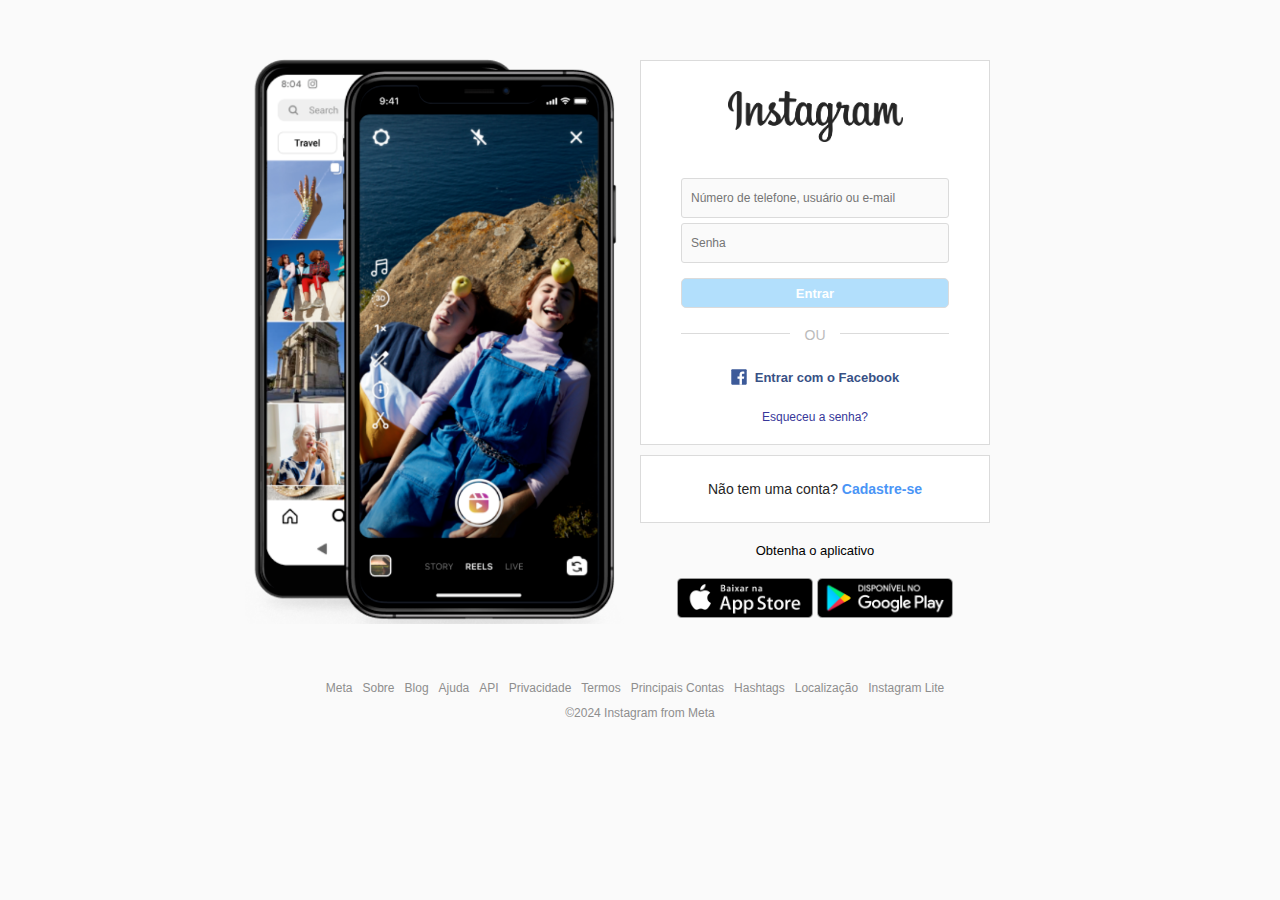
<file: 10_CLONE_HOME_INSTA/index.html>
<!DOCTYPE html>
<html lang="en">

<head>
    <meta charset="UTF-8">
    <meta name="viewport" content="width=device-width, initial-scale=1.0">
    <title>Instagram</title>
    <link rel="stylesheet" href="./css/styles.css">
    <link rel="shortcut icon" href="img/favicon.png" type="image/x-icon">
</head>

<body>
    <main>
        <!-- Banner Container -->
        <div id="main-container">
            <div id="banner-container">
                <img src="./img/banner2.png" alt="Crie uma conta no Instagram">
            </div>
            <!-- Login e Registro -->
            <div id="form-container">
                <div id="form-box">
                    <img id="logo-insta" src="./img/logo_instagram.png" alt="Instagram">
                    <form id="login-form">
                        <input type="text" name="username" placeholder="Número de telefone, usuário ou e-mail">
                        <input type="password" name="password" placeholder="Senha">
                        <input type="submit" value="Entrar">
                    </form>
                    <div class="separator">
                        <div class="line"></div>
                        <span>Ou</span>
                    </div>
                    <div id="other-links">
                        <div id="facebook-login">
                            <a href="#">
                                <img src="./img/logo_facebook.svg" alt="Facebook Login">
                                <span>Entrar com o Facebook</span>
                            </a>
                        </div>
                        <div id="forgot-pass">
                            <a href="#">Esqueceu a senha?</a>
                        </div>
                    </div>
                </div>
                <div id="register-container">
                    <p>Não tem uma conta? <a href="#">Cadastre-se</a></p>
                </div>
                <div id="get-app-container">
                    <p>Obtenha o aplicativo</p>
                    <a href="#">
                        <img src="./img/apple_btn.png" alt="Apple Store">
                    </a>
                    <a href="#">
                        <img src="./img/gplay_btn.png" alt="Google Play">
                    </a>
                </div>
            </div>
        </div>
    </main>
    <footer>
        <nav>
            <ul id="footer-links">
                <li><a href="#">Meta</a></li>
                <li><a href="#">Sobre</a></li>
                <li><a href="#">Blog</a></li>
                <li><a href="#">Ajuda</a></li>
                <li><a href="#">API</a></li>
                <li><a href="#">Privacidade</a></li>
                <li><a href="#">Termos</a></li>
                <li><a href="#">Principais Contas</a></li>
                <li><a href="#">Hashtags</a></li>
                <li><a href="#">Localização</a></li>
                <li><a href="#">Instagram Lite</a></li>
            </ul>
        </nav>
        <nav>
            <p id="copyright">&copy;2024 Instagram from Meta</p>
        </nav>
    </footer>

</body>

</html>
</file>
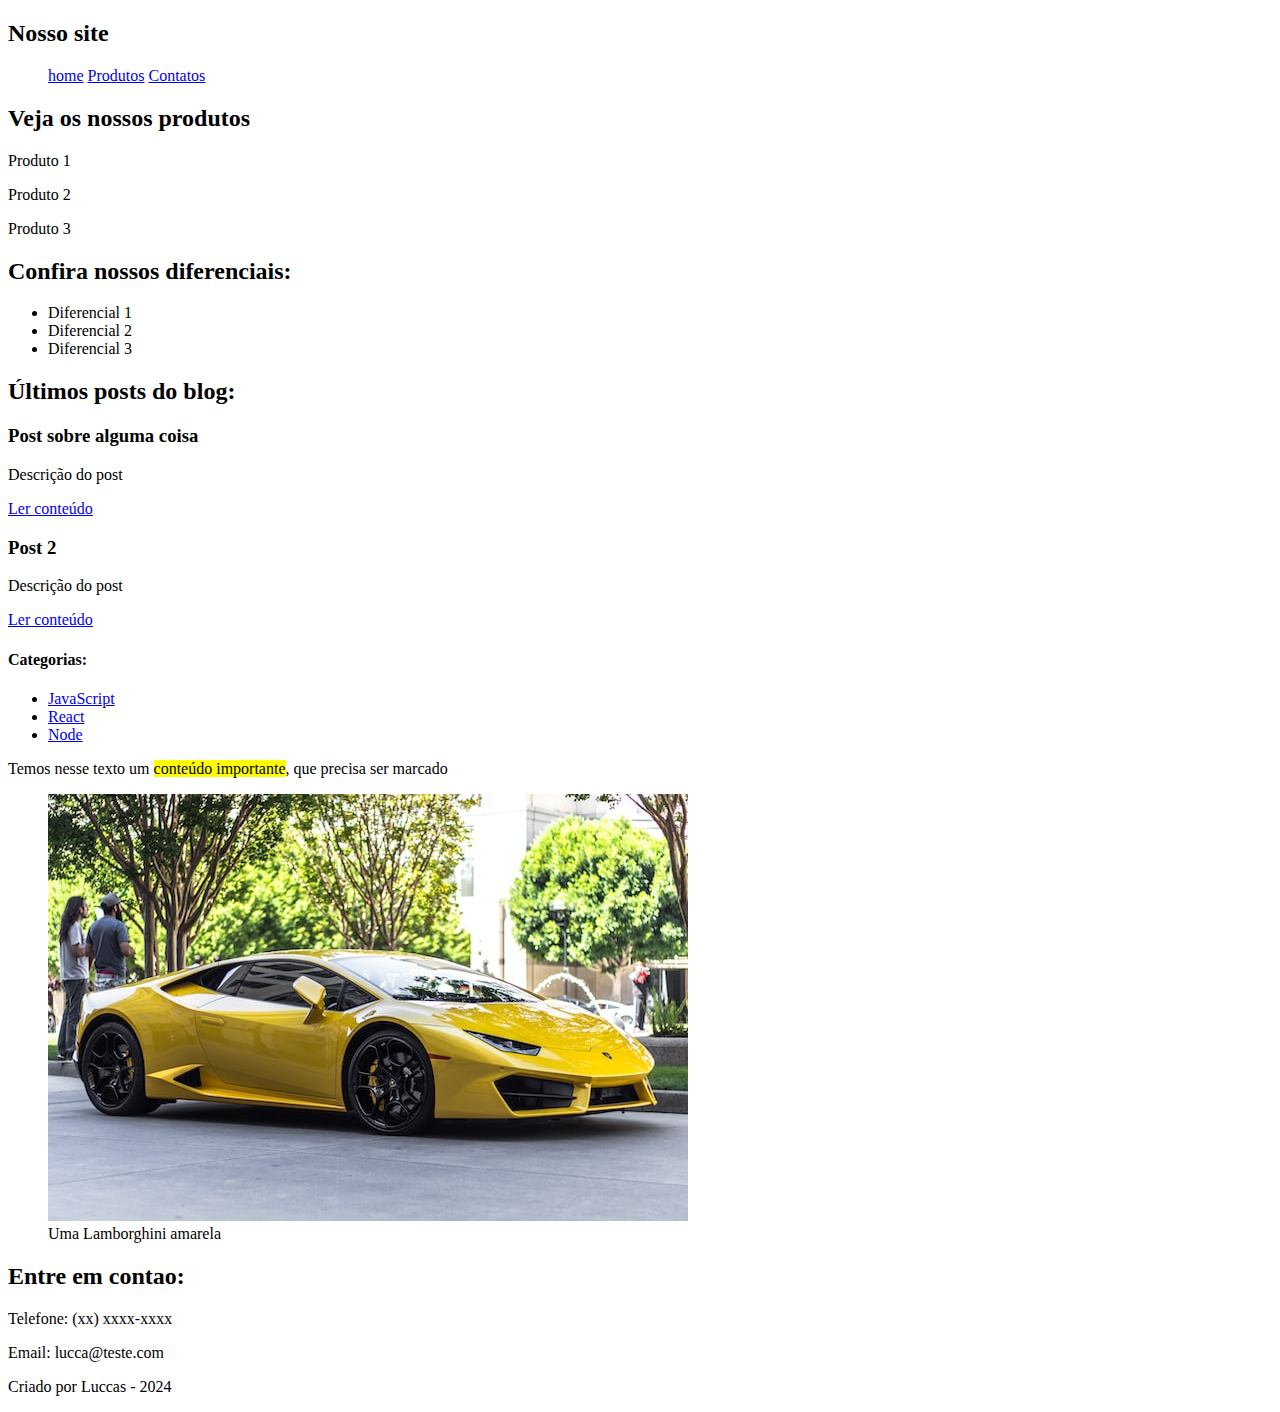
<file: 11_HTML_SEMANTICO/index.html>
<!DOCTYPE html>
<html lang="en">

<head>
    <meta charset="UTF-8">
    <meta name="viewport" content="width=device-width, initial-scale=1.0">
    <title>HTML Semântico</title>
</head>

<body>
    <!-- 3- header: : Representa o cabeçalho de uma página ou seção.  -->
    <header>
        <h2>Nosso site</h2>
        <!-- <ul>
            <li><a href="#">home</a></li>
            <li><a href="#">Produtos</a></li>
            <li><a href="#">Contatos</a></li>
        </ul> -->

        <!-- 5- nav: : Define um conjunto de links de navegação. -->
        <nav>
            <ul>
                <a href="#">home</a>
                <a href="#">Produtos</a>
                <a href="#">Contatos</a>
            </ul>
        </nav>
    </header>

   <!-- 8- main: é usada no HTML semântico para envolver o conteúdo principal de uma página web -->
    <main>
         <!-- 1- section: Agrupa conteúdo relacionado em uma seção. -->
    <section>
        <h2>Veja os nossos produtos</h2>
        <p>Produto 1 </p>
        <p>Produto 2 </p>
        <p>Produto 3 </p>
    </section>
    <section>
        <h2>Confira nossos diferenciais:</h2>
        <ul>
            <li>Diferencial 1</li>
            <li>Diferencial 2</li>
            <li>Diferencial 3</li>
        </ul>
    </section>

    <!-- 2- article: Indica um conteúdo independente, como um artigo de blog. -->
    <section>
        <h2>Últimos posts do blog:</h2>
        <article>
            <h3>Post sobre alguma coisa</h3>
            <p>Descrição do post</p>
            <a href="#">Ler conteúdo</a>
        </article>
        <article>
            <h3>Post 2</h3>
            <p>Descrição do post</p>
            <a href="#">Ler conteúdo</a>
        </article>
    </section>
    </main>

    <!-- 6- aside: é usada no HTML semântico para representar uma seção de uma página que contém conteúdo tangencialmente relacionado ao conteúdo ao redor. -->
     <aside>
        <h4>Categorias:</h4>
        <ul>
            <li><a href="#">JavaScript</a></li>
            <li><a href="#">React</a></li>
            <li><a href="#">Node</a></li>
        </ul>
     </aside>

     <!-- 9- Mark: marca um conteúdo importante no texto -->
      <p>Temos nesse texto um <mark>conteúdo importante</mark>, que precisa ser marcado</p>

     <!-- 7- figure - figcaption -->
      <figure>
        <img src="img/lambo.jpg" alt="Lamborghini">
        <figcaption>Uma Lamborghini amarela</figcaption>
      </figure>

    <!-- 4- footer: Representa o rodapé de uma página ou seção. -->
    <footer>
        <div>
            <h2>Entre em contao:</h2>
            <p>Telefone: (xx) xxxx-xxxx</p>
            <p>Email: lucca@teste.com</p>
        </div>
        <p>Criado por Luccas - 2024</p>
    </footer>

</body>

</html>
</file>
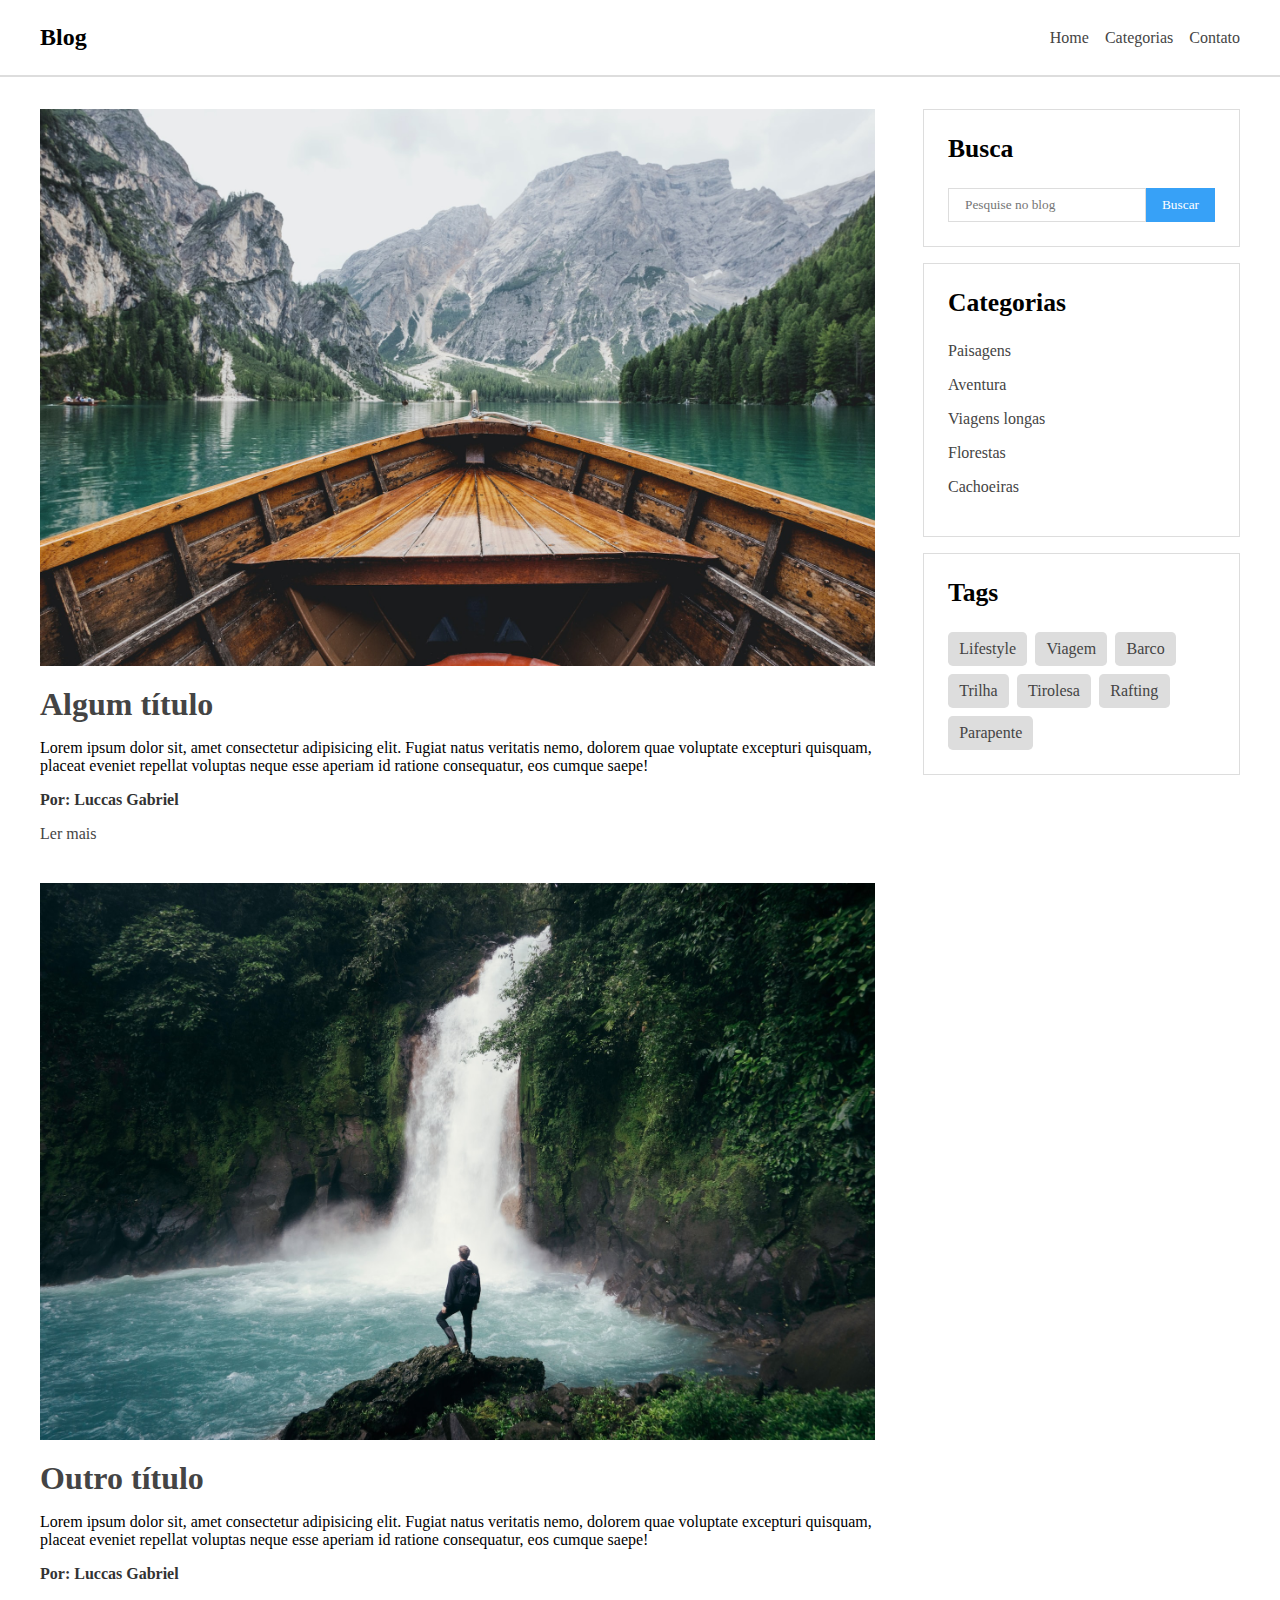
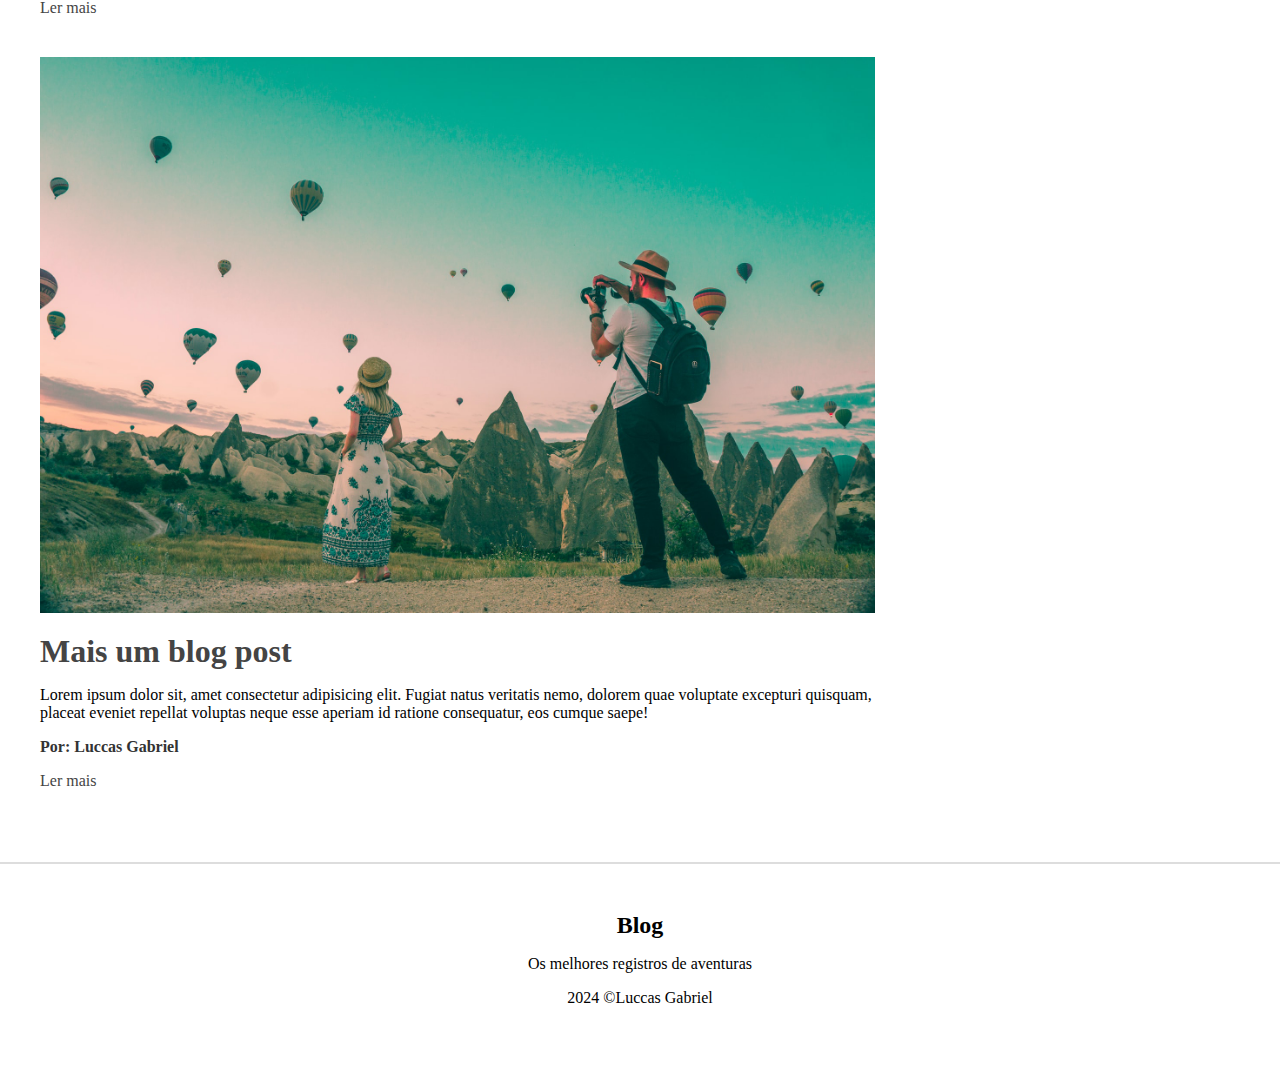
<file: 12_BLOG_PROJETO_HTML_SEMANTICO/index.html>
<!DOCTYPE html>
<html lang="en">

<head>
    <meta charset="UTF-8">
    <meta name="viewport" content="width=device-width, initial-scale=1.0">
    <title>Blog Semântico</title>
    <link rel="stylesheet" href="./css/styles.css">
</head>

<body>
    <header>
        <nav id="navbar">
            <div id="navbar-inner">
                <h2>Blog</h2>
                <ul id="nav-links">
                    <li><a href="#">Home</a></li>
                    <li><a href="#">Categorias</a></li>
                    <li><a href="#">Contato</a></li>
                </ul>
            </div>
        </nav>
    </header>
    <div class="container">
        <main id="posts-container">
            <article class="post">
                <img src="./img/f1.jpg" alt="Passeio de barco">
                <h3 class="title"><a href="#">Algum título</a></h3>
                <p class="description">Lorem ipsum dolor sit, amet consectetur adipisicing elit. Fugiat natus veritatis
                    nemo, dolorem quae voluptate excepturi quisquam, placeat eveniet repellat voluptas neque esse
                    aperiam id ratione consequatur, eos cumque saepe!</p>
                <p class="author">Por: Luccas Gabriel</p>
                <a href="#">Ler mais</a>
            </article>
            <article class="post">
                <img src="./img/f2.jpg" alt="Cachoeira">
                <h3 class="title"><a href="#">Outro título</a></h3>
                <p class="description">Lorem ipsum dolor sit, amet consectetur adipisicing elit. Fugiat natus veritatis
                    nemo, dolorem quae voluptate excepturi quisquam, placeat eveniet repellat voluptas neque esse
                    aperiam id ratione consequatur, eos cumque saepe!</p>
                <p class="author">Por: Luccas Gabriel</p>
                <a href="#">Ler mais</a>
            </article>
            <article class="post">
                <img src="./img/f3.jpg" alt="Balões">
                <h3 class="title"><a href="#">Mais um blog post</a></h3>
                <p class="description">Lorem ipsum dolor sit, amet consectetur adipisicing elit. Fugiat natus veritatis
                    nemo, dolorem quae voluptate excepturi quisquam, placeat eveniet repellat voluptas neque esse
                    aperiam id ratione consequatur, eos cumque saepe!</p>
                <p class="author">Por: Luccas Gabriel</p>
                <a href="#">Ler mais</a>
            </article>
        </main>
        <aside id="sidebar">
            <section id="search-bar">
                <h4>Busca</h4>
                <form>
                    <input type="text" placeholder="Pesquise no blog">
                    <input type="submit" value="Buscar">
                </form>
            </section>
            <section id="categories">
                <h4>Categorias</h4>
                <nav>
                    <ul>
                        <li><a href="#">Paisagens</a></li>
                        <li><a href="#">Aventura</a></li>
                        <li><a href="#">Viagens longas</a></li>
                        <li><a href="#">Florestas</a></li>
                        <li><a href="#">Cachoeiras</a></li>
                    </ul>
                </nav>
            </section>
            <section id="tags">
                <h4>Tags</h4>
                <div id="tags-container">
                    <a href="#">Lifestyle</a>
                    <a href="#">Viagem</a>
                    <a href="#">Barco</a>
                    <a href="#">Trilha</a>
                    <a href="#">Tirolesa</a>
                    <a href="#">Rafting</a>
                    <a href="#">Parapente</a>
                </div>
            </section>
        </aside>
    </div>
    <footer id="footer">
        <h2>Blog</h2>
        <p>Os melhores registros de aventuras</p>
        <p>2024 &copy;Luccas Gabriel</p>
    </footer>
</body>

</html>
</file>
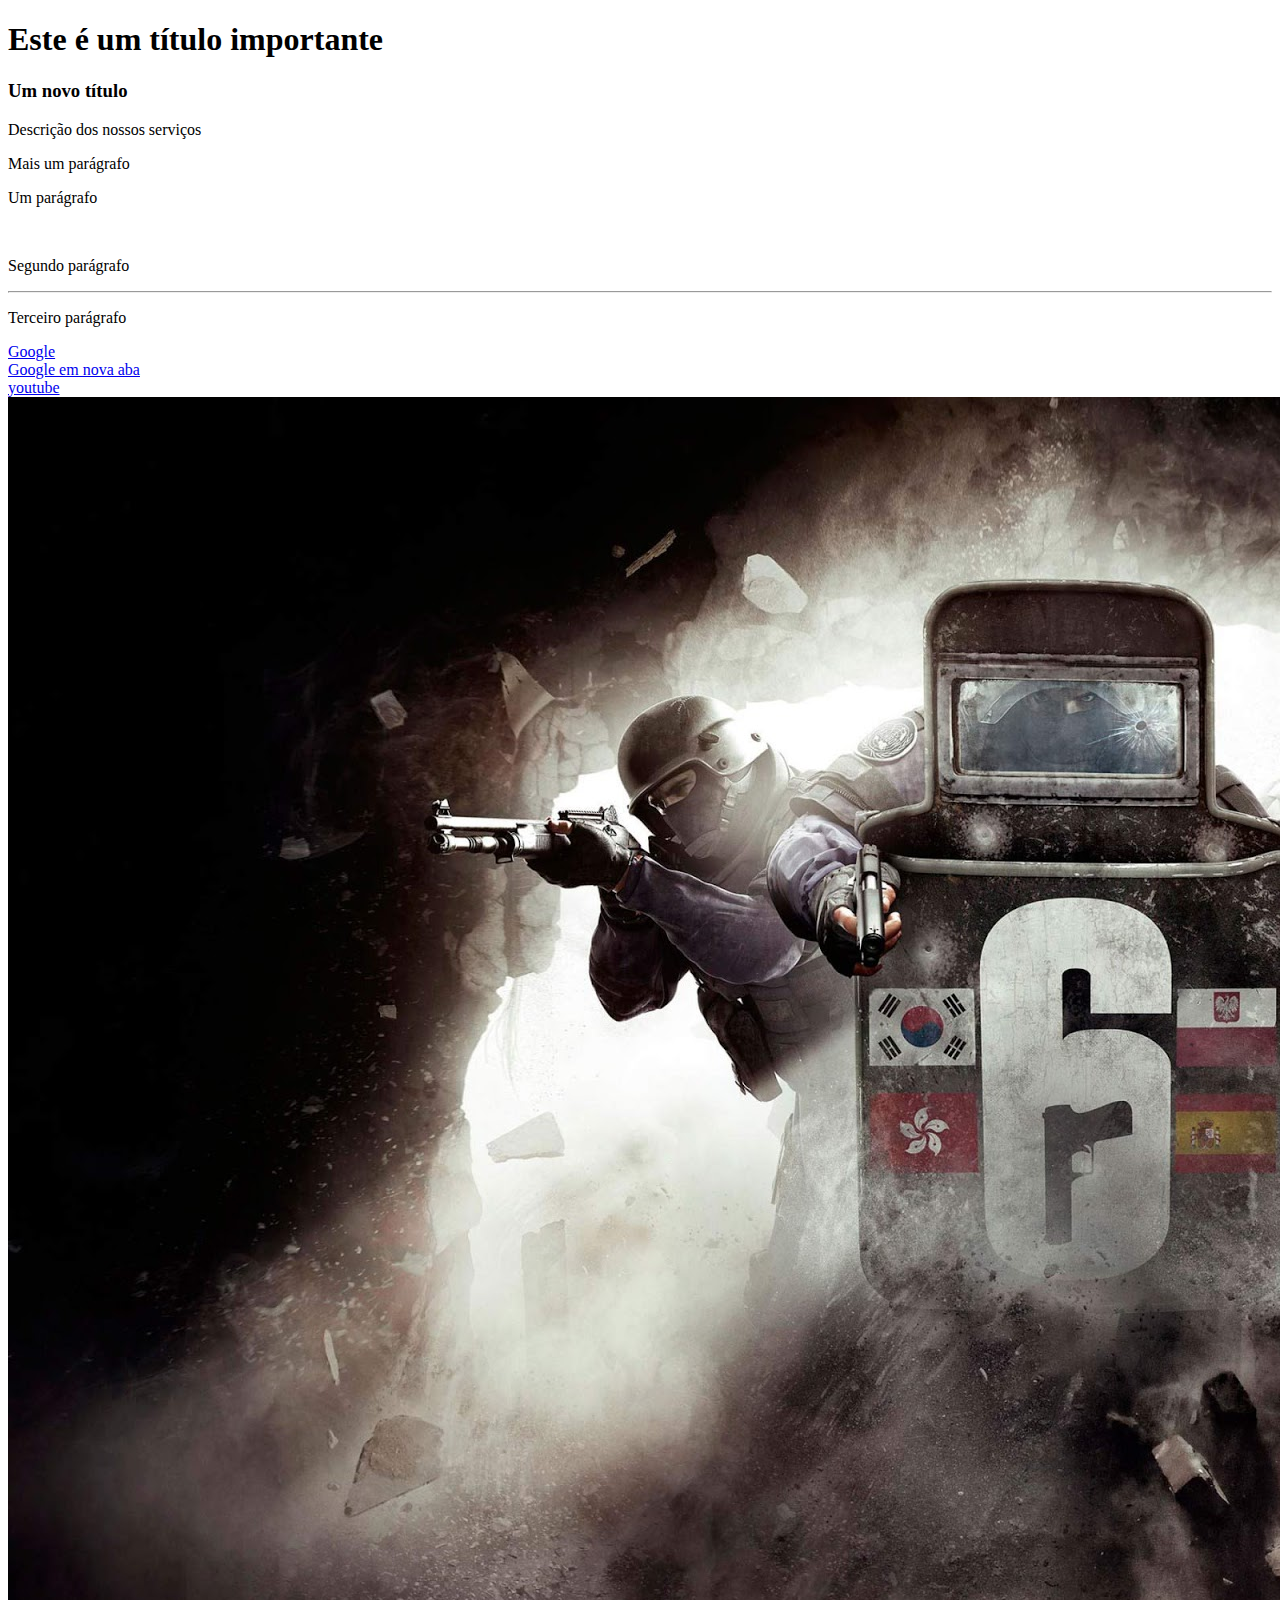
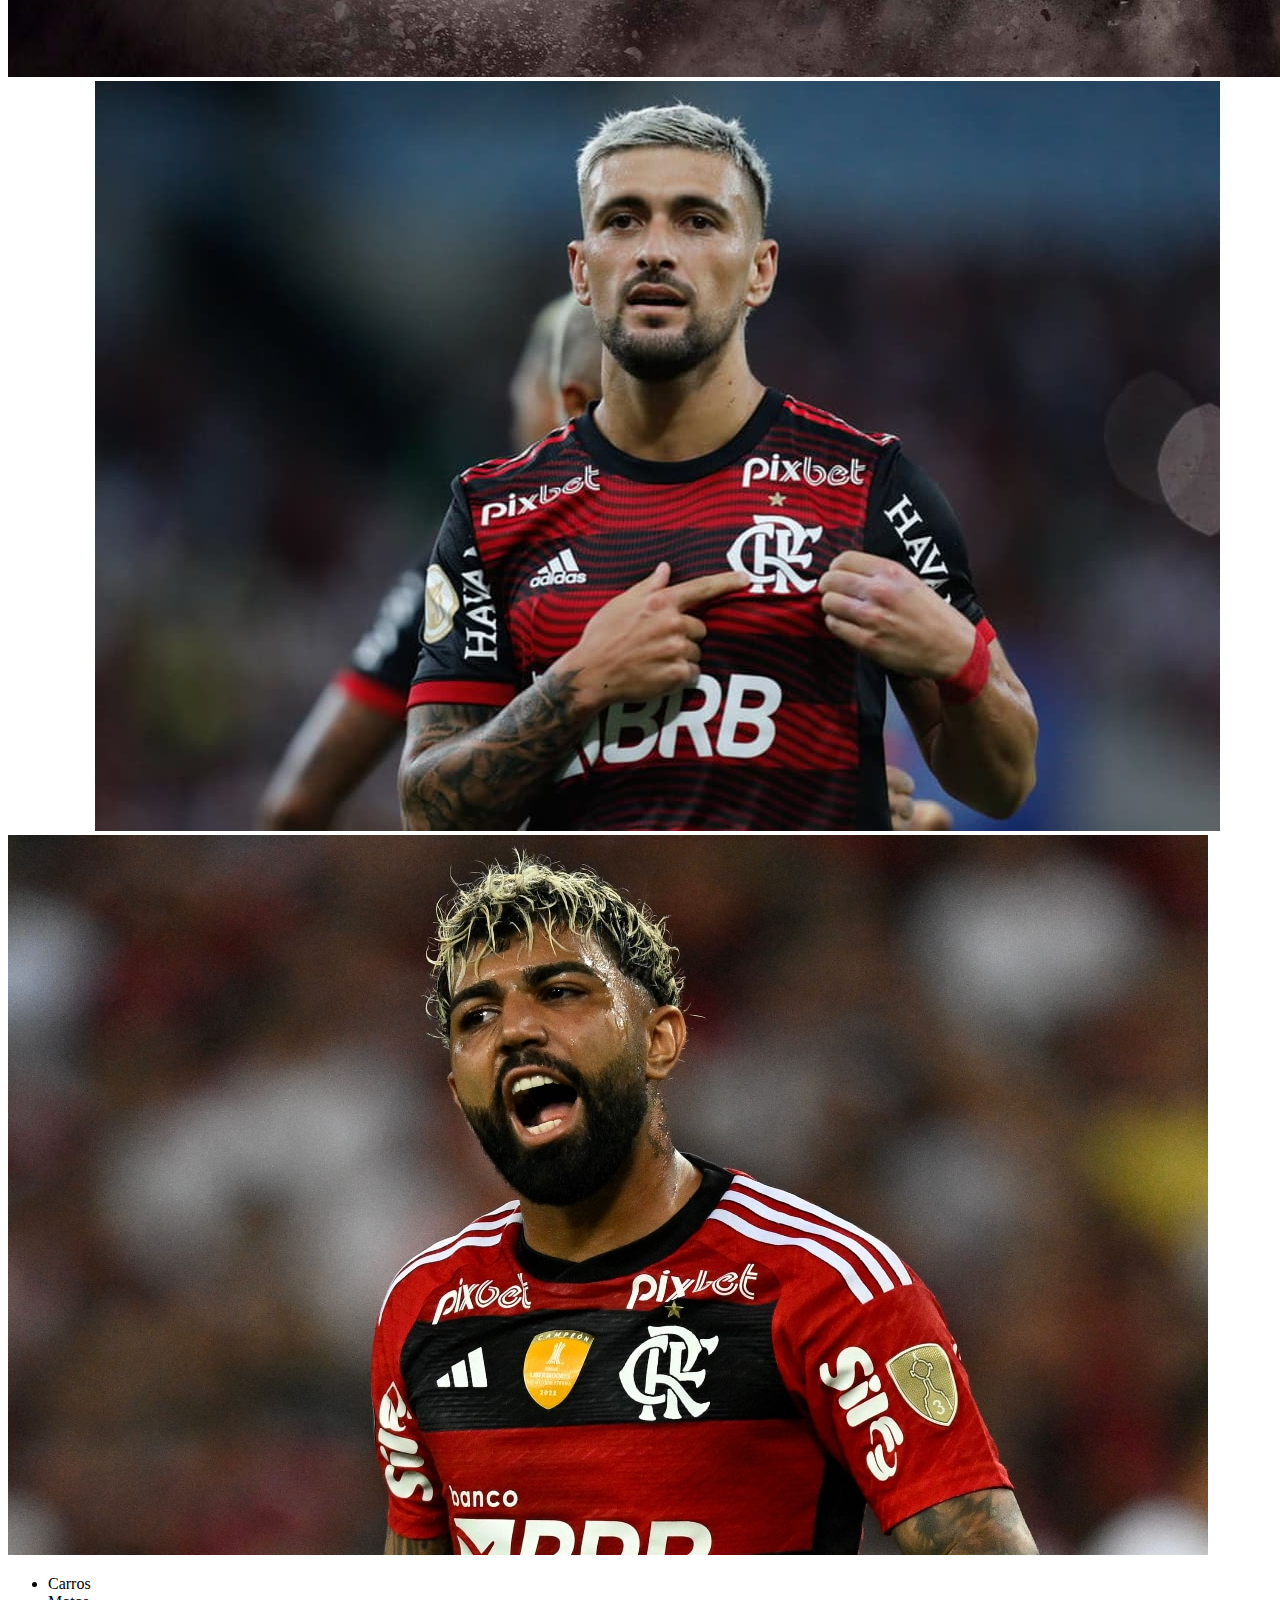
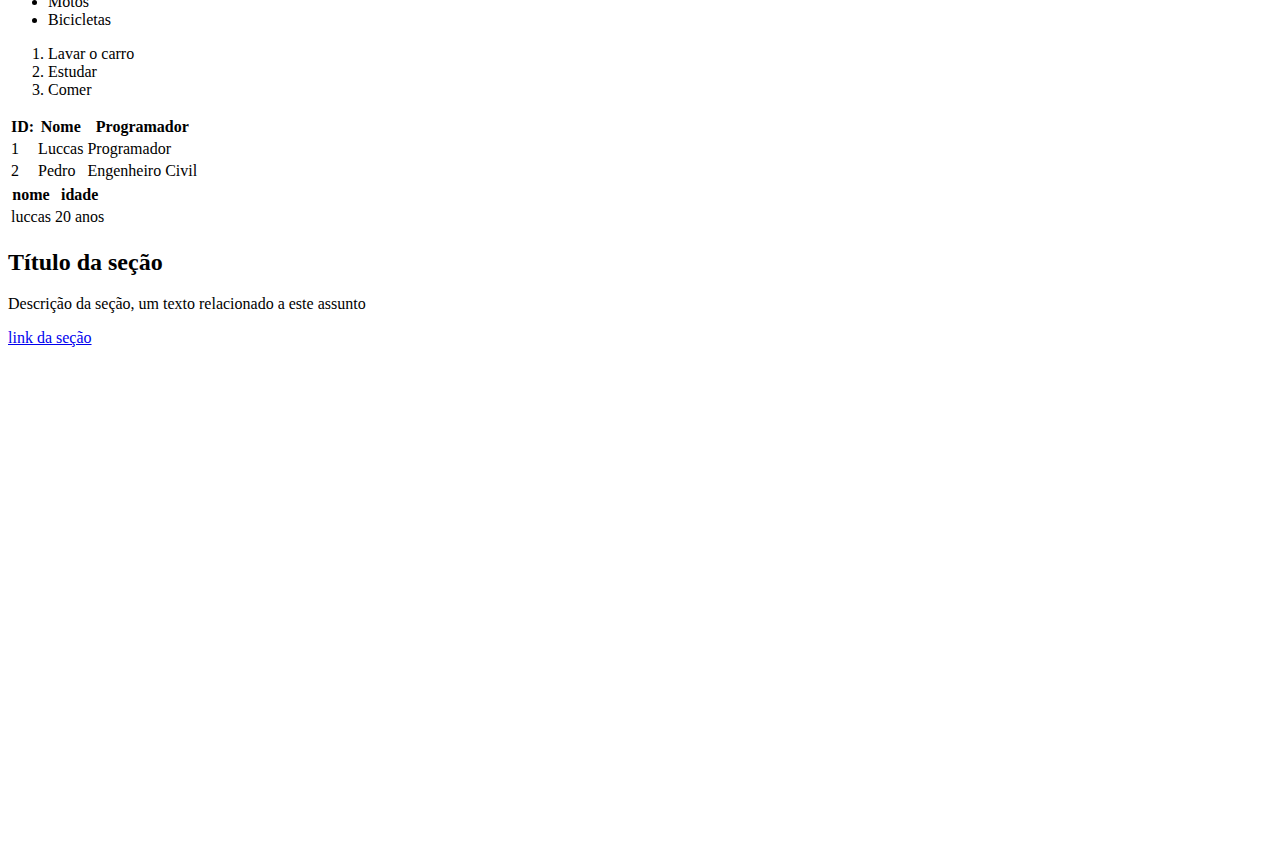
<file: 2_HTML/index.html>
<!DOCTYPE html>
<html>

<head>
    <title>HTML fundametos</title>
</head>

<body style="padding-bottom: 500px">
    <!-- 1 títulos -->
    <h1> Este é um título importante</h1>
    <h3> Um novo título</h3>

    <!-- 2 parágrafos -->
    <p>Descrição dos nossos serviços</p>
    <p>Mais um parágrafo</p>

    <!-- 3 tags sem  conteúdo -->
    <p>Um parágrafo</p>
    <br>
    <p>Segundo parágrafo</p>
    <hr>
    <p>Terceiro parágrafo</p>

    <!-- 4 comentários -->
    <!-- Este é um comentário-->

    <!-- 5 atributos -->
    <a href="https://google.com">Google </a>
    <br>

    <!-- 6 Abrir o link nova aba -->
    <a href="https://google.com" target="_blank"> Google em nova aba</a>
    <br>
    <a href="https://www.youtube.com/" target="_blank"> youtube</a>

    <!-- 7 imagem -->

    <img src="img/16.jpg"/>

    <!--  8 atributo alt -->

    <img src="img/6358bf9543b81.jpeg" alt="imagem do arrascaeta-flamengo"/>
    <img src="img/gabigol-flamengo.jpg" alt="imagem do gabigol-flamengo">
    
    <!-- 9 listas nao ordenadas -->
    <ul>
        <li>Carros</li>
        <li>Motos</li>
        <li>Bicicletas</li>
    </ul>

    <!-- 10 listas ordenadas -->
    <ol>
        <li>Lavar o carro</li>
        <li>Estudar</li>
        <li>Comer</li>
    </ol>

    <!-- 11 tabelas -->
    <table>
        <tr>
            <th>ID:</th>
            <th>Nome</th>
            <th>Programador</th>
        </tr>
        <tr>
            <td>1</td>
            <td>Luccas</td>
            <td>Programador</td>
        </tr>
        <tr>
            <td>2</td>
            <td>Pedro</td>
            <td>Engenheiro Civil</td>
        </tr>
    </table>

    <table>
        <tr>
            <th>nome</th>
            <th>idade</th>
        </tr>

        <tr>
            <td>luccas</td>
            <td>20 anos</td>
        </tr>
    </table>

    <!-- 12 div -->

    <div>
        <h2> Título da seção </h2>
        <p>Descrição da seção, um texto relacionado a este assunto</p>
        <a href="#">link da seção</a>
    </div>





</body>

</html>
</file>
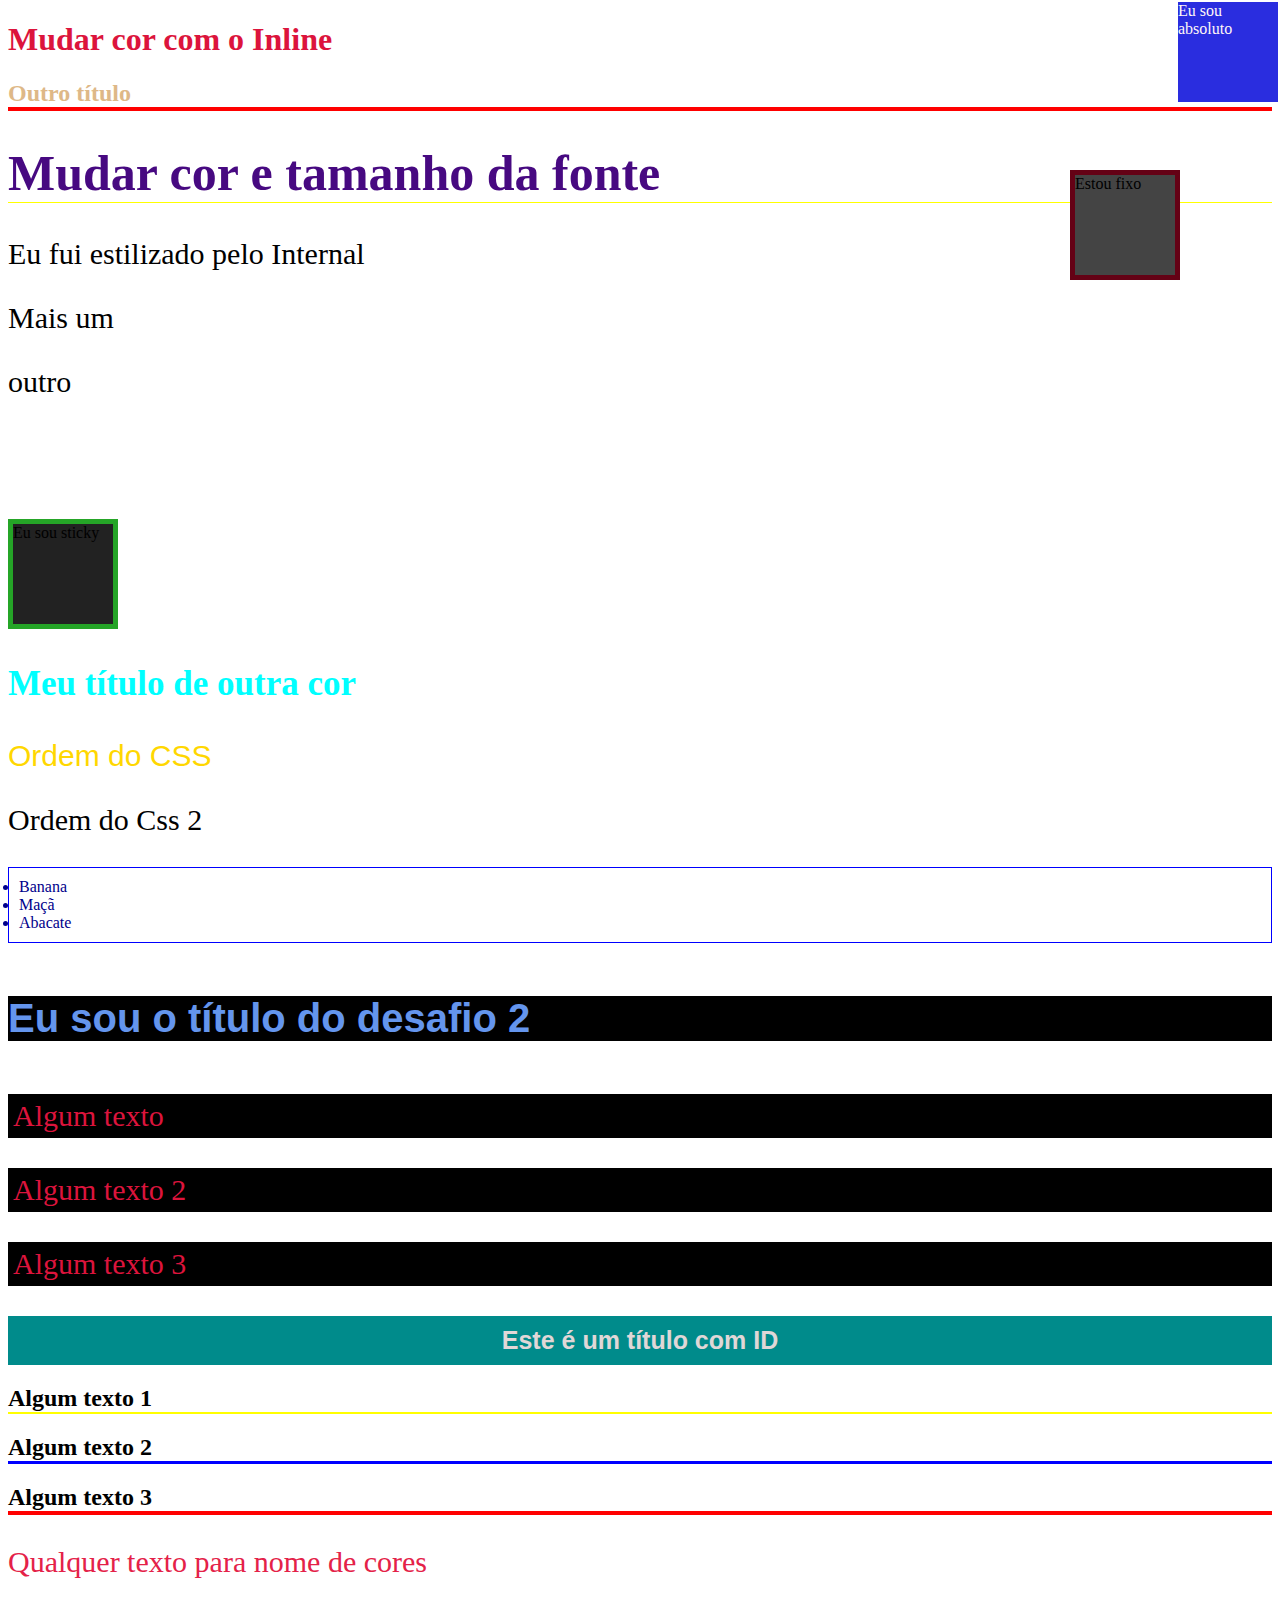
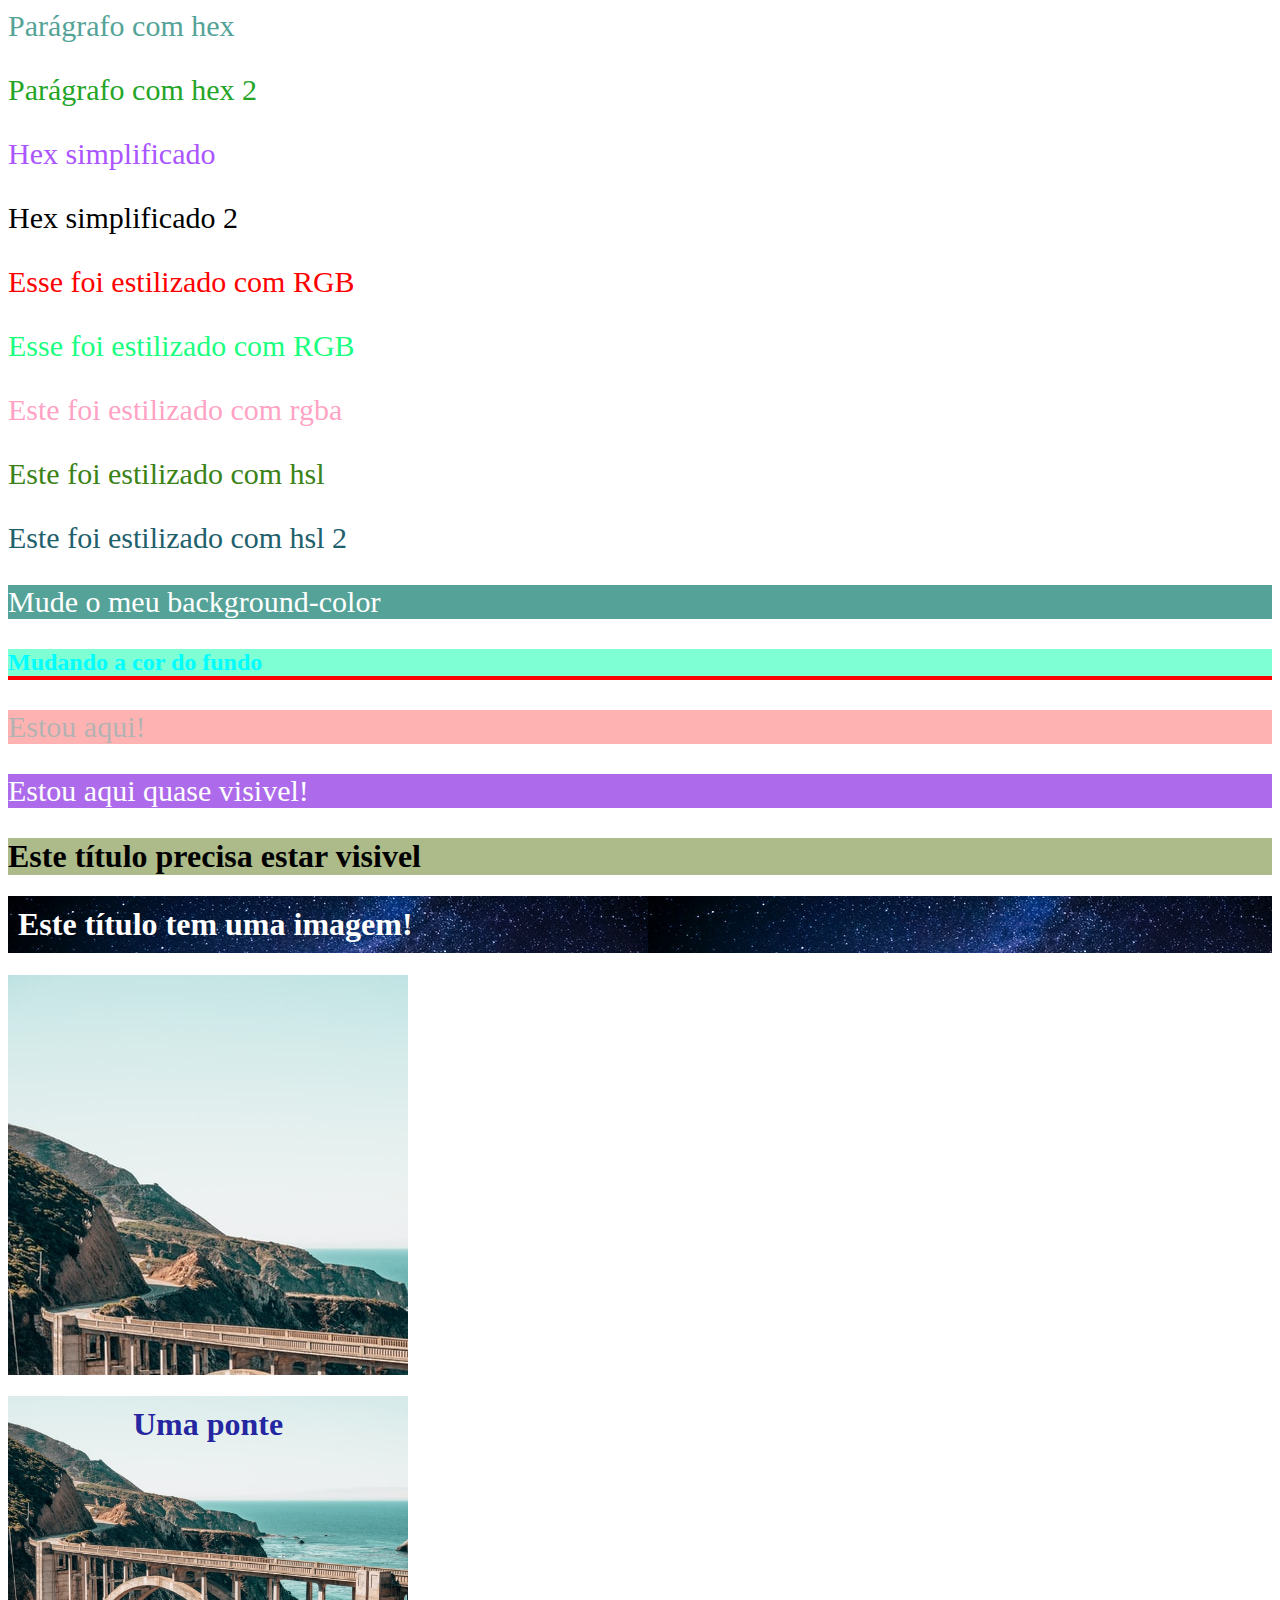
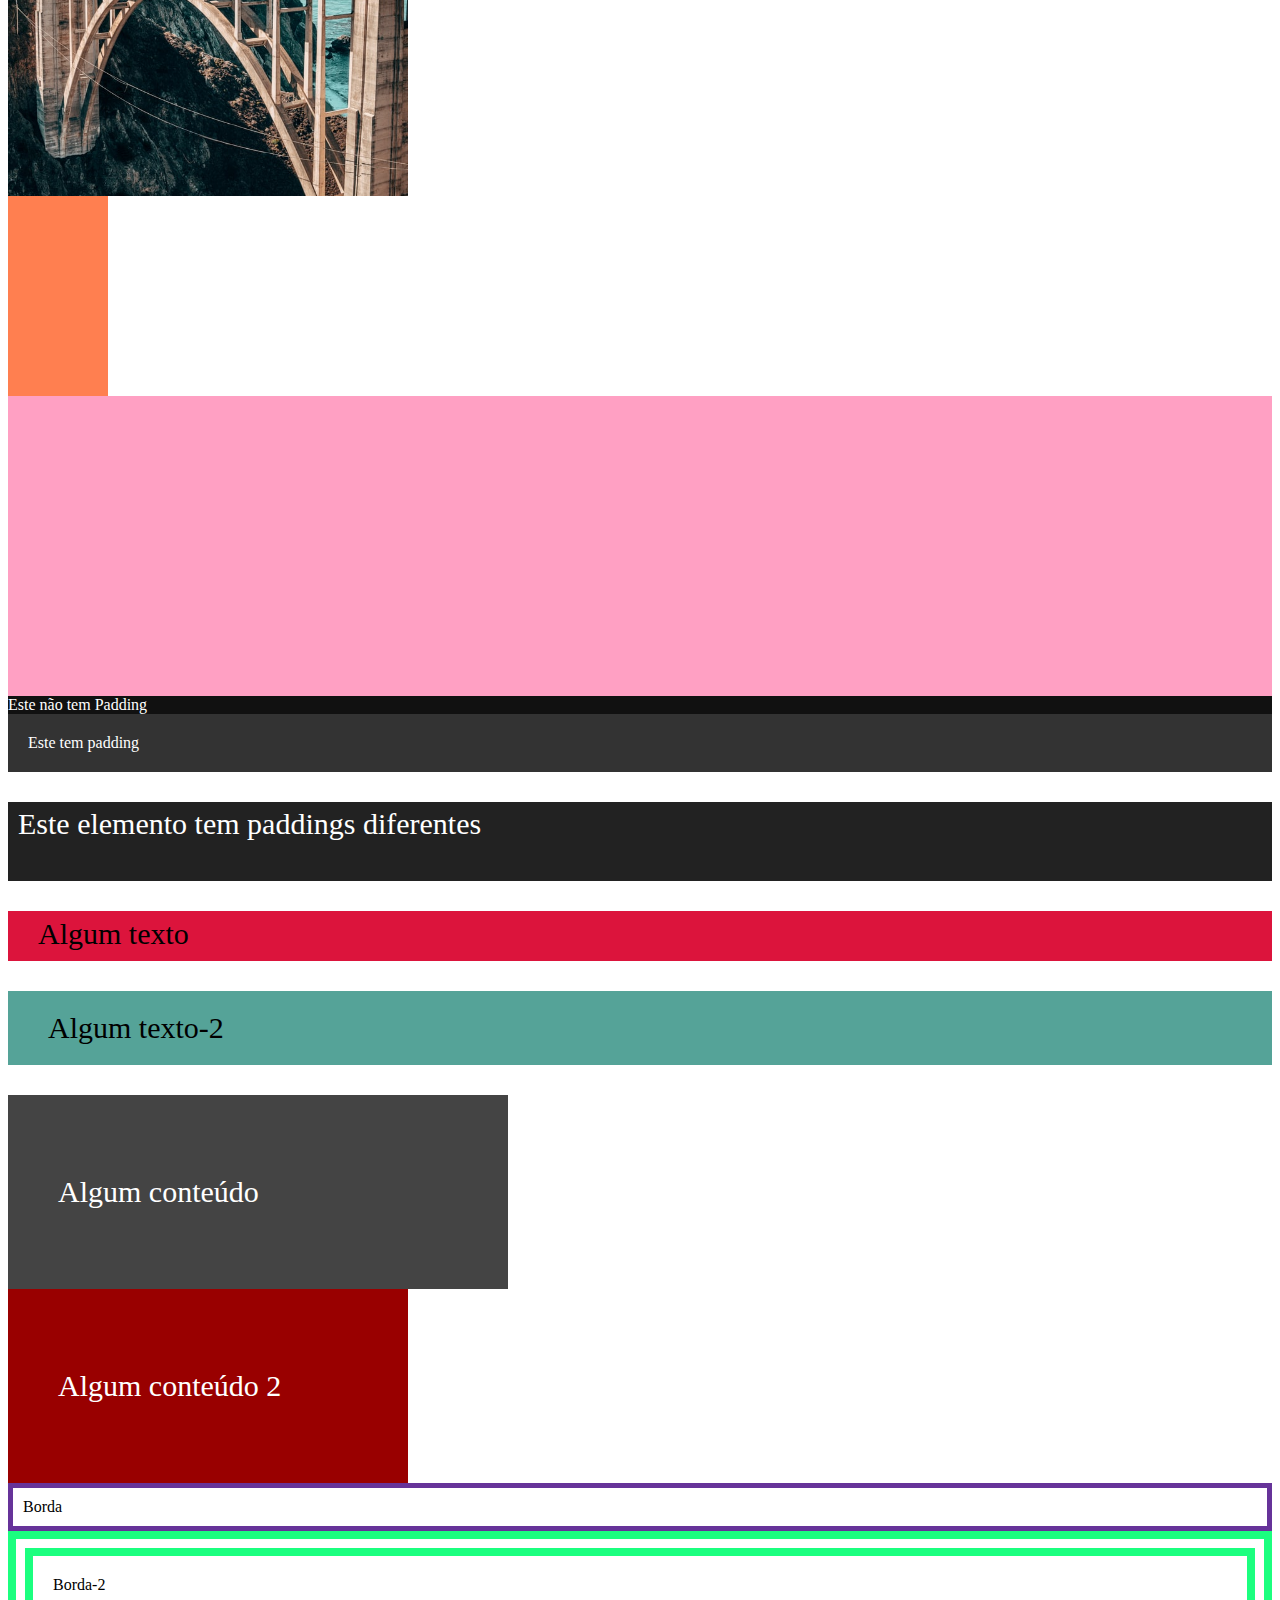
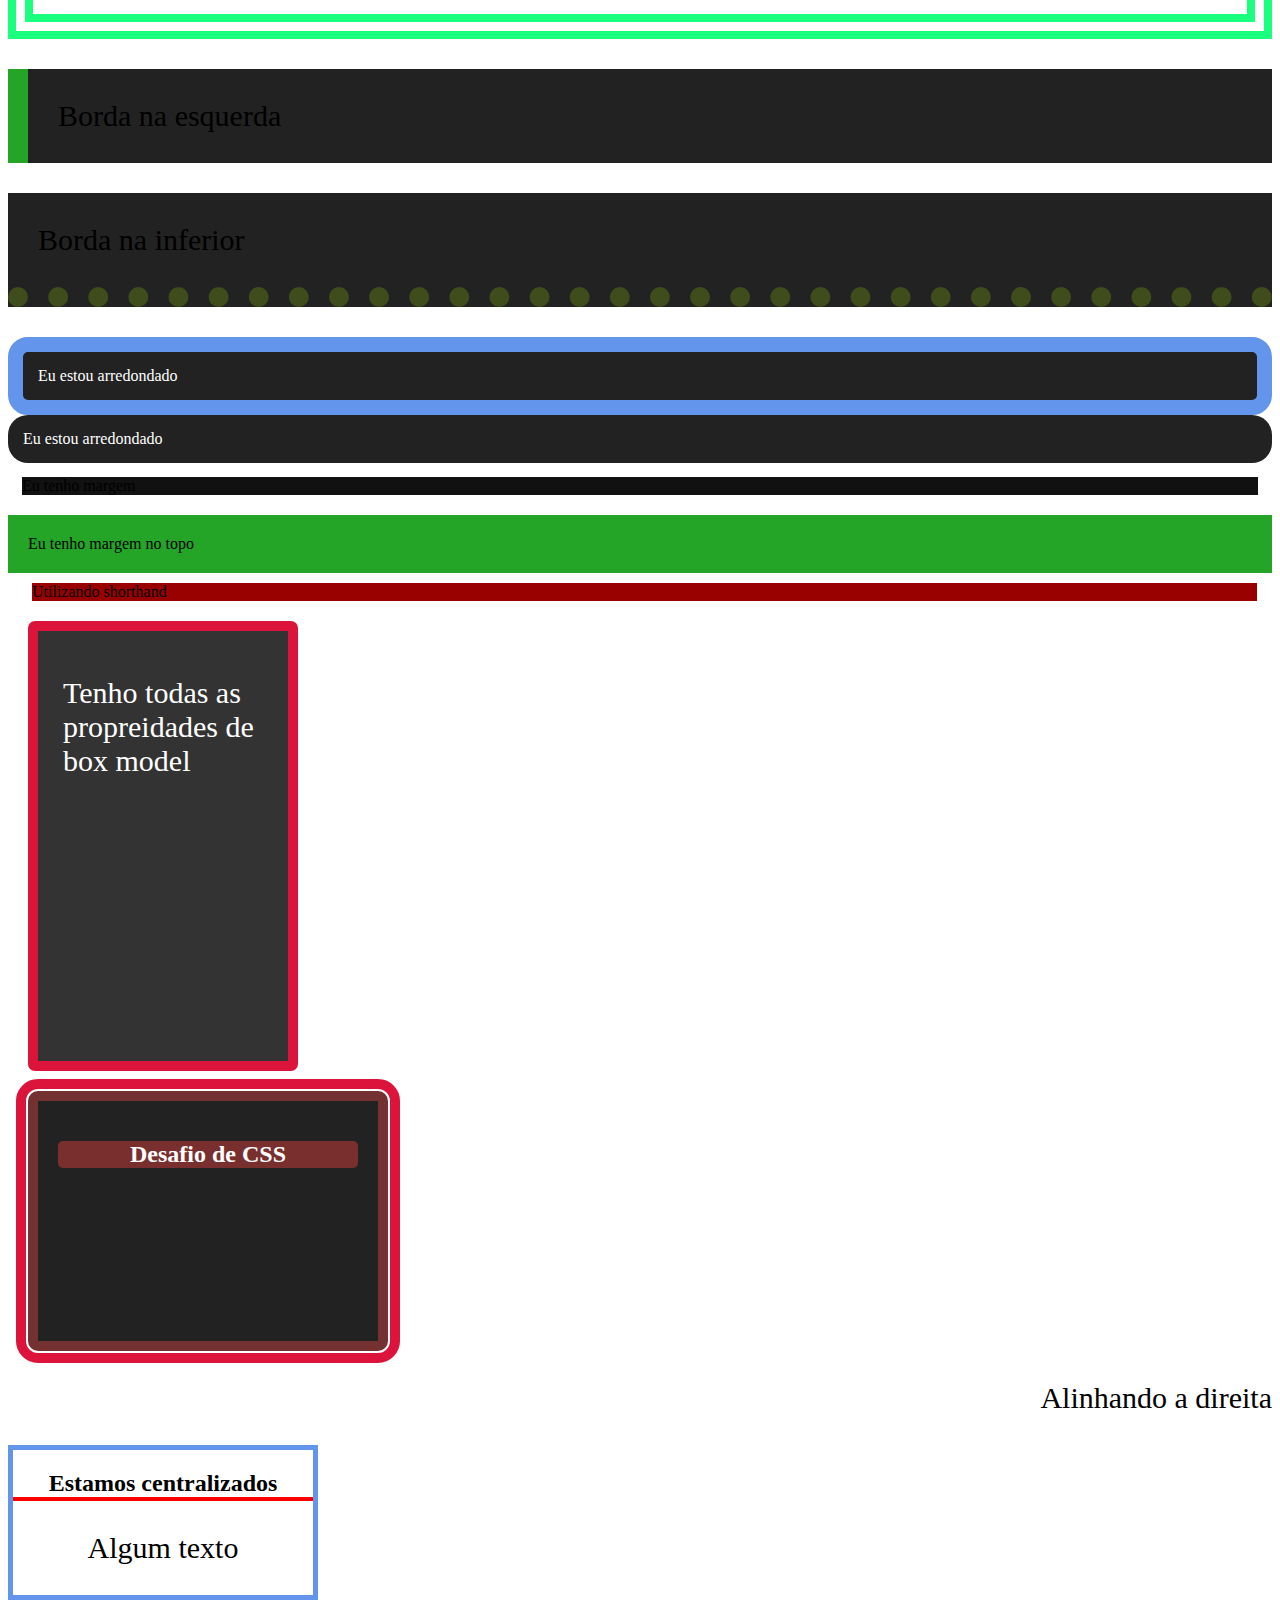
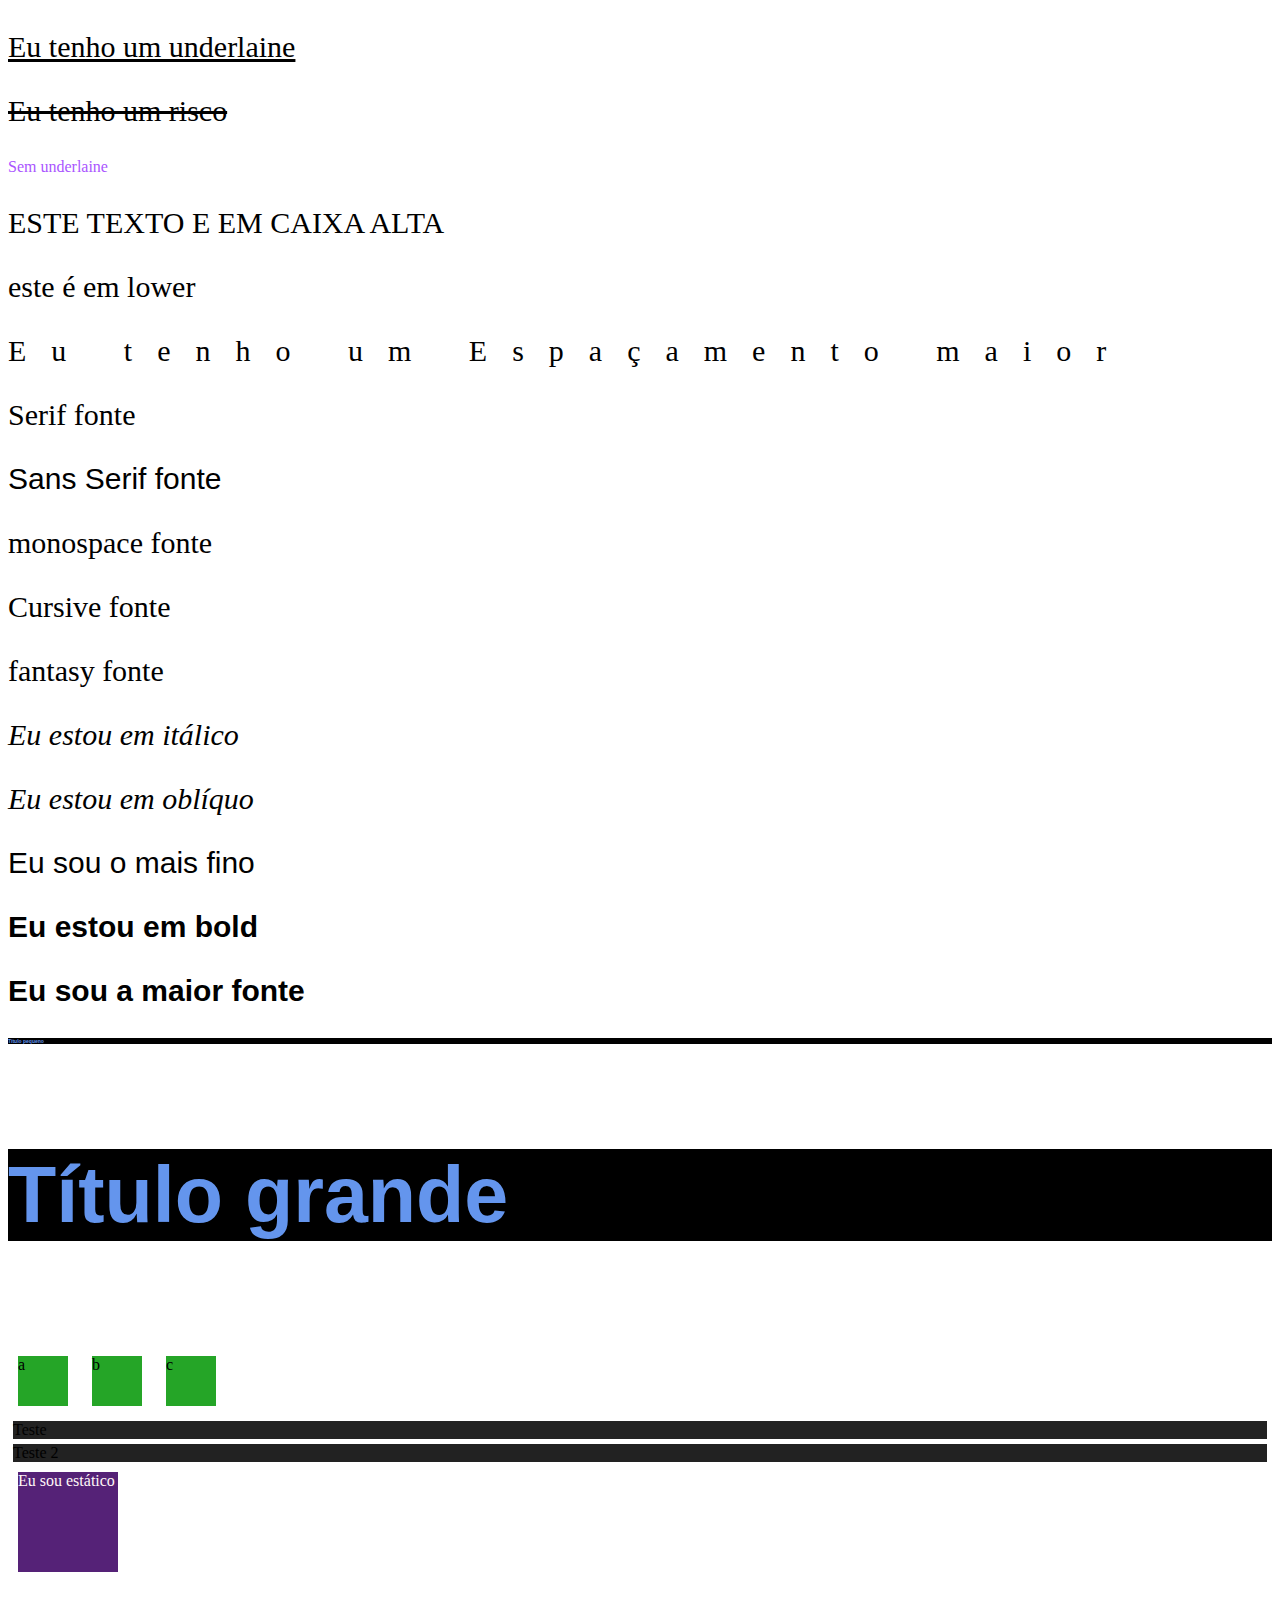
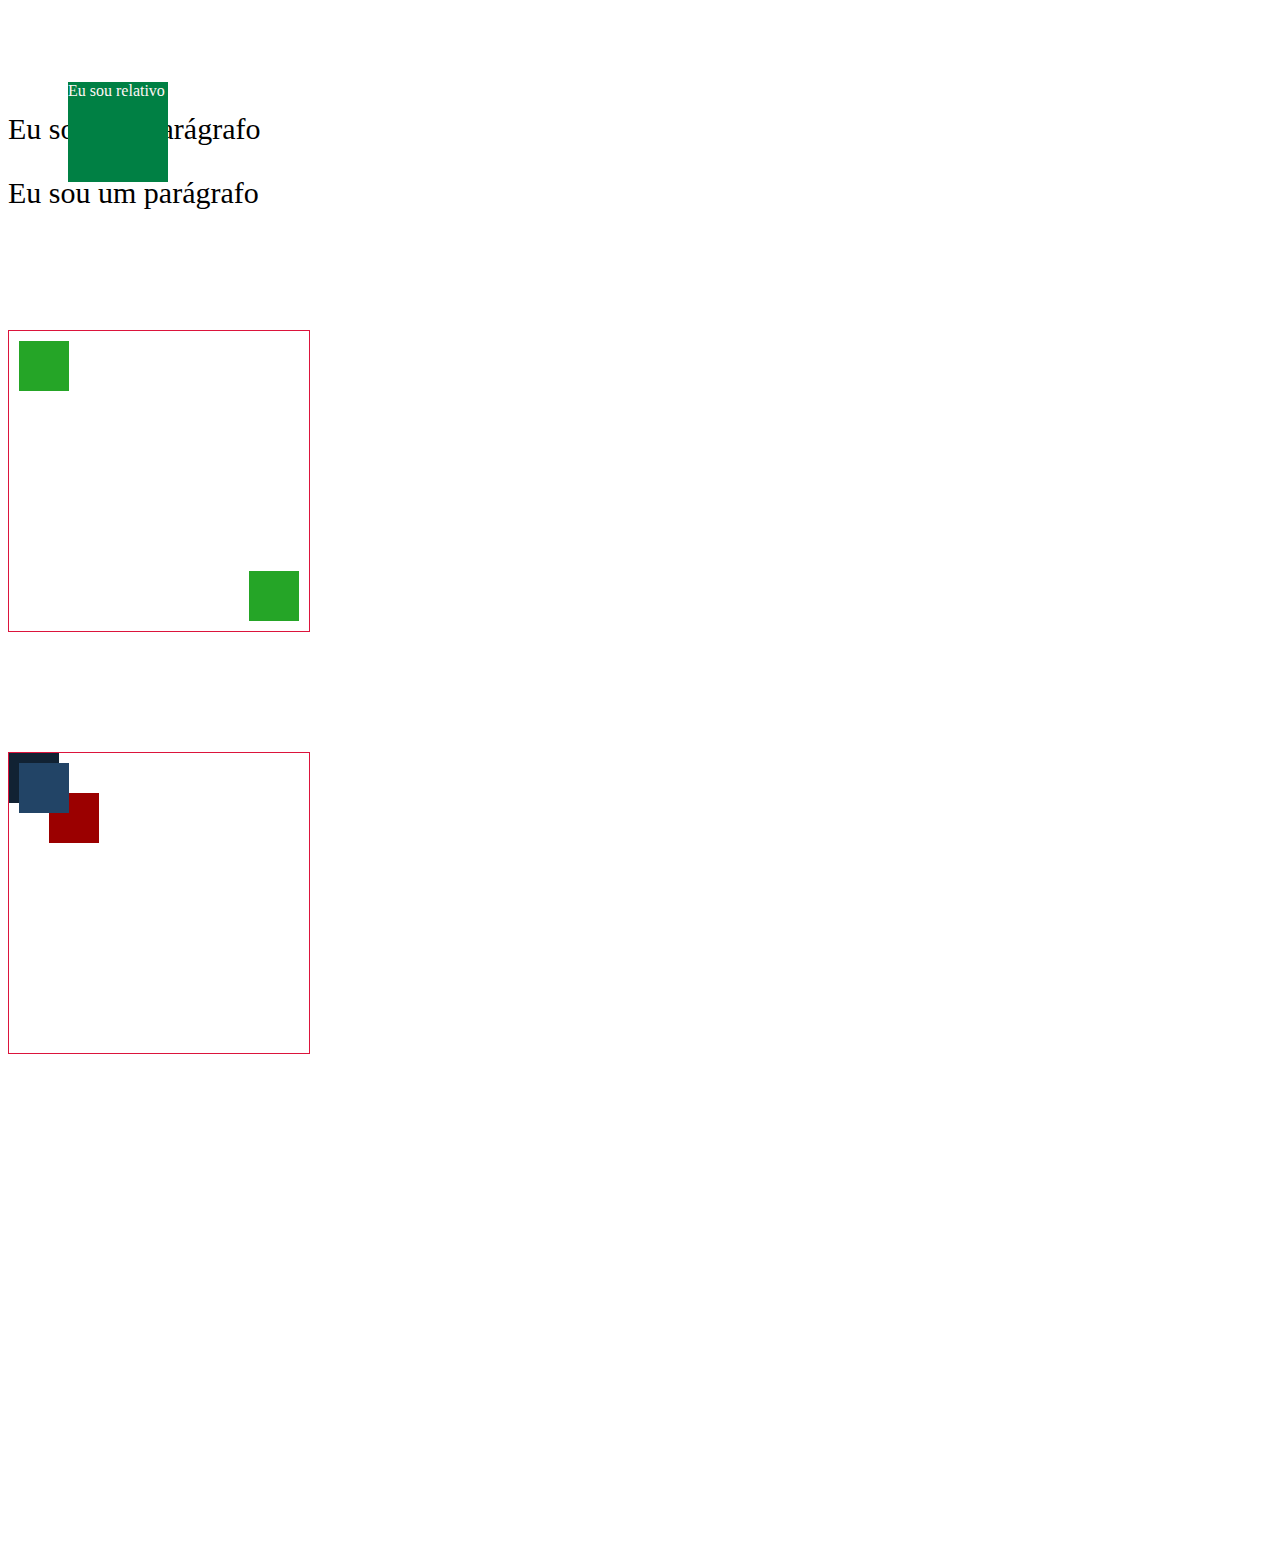
<file: 3_CSS/index.html>
<!DOCTYPE html>
<html lang="pt-br">

<head>
  <meta charset="UTF-8">
  <meta name="viewport" content="width=device-width, initial-scale=1.0">
  <title>CSS</title>
  <!-- 3- Internal CSS -->
  <style>
    p {
      /* color: green; */
      font-size: 30px;
    }
  </style>

  <!-- 4- External CSS -->
  <!-- Cascading Style Sheets -->
  <link rel="stylesheet" href="css/styles.css">
  <link rel="stylesheet" href="css/lists.css">
  <link rel="stylesheet" href="css/titles.css">

</head>

<body>
  <!-- 1- Inline CSS -->
  <h1 style="color: crimson;"> Mudar cor com o Inline </h1>
  <h2 style="color: burlywood;">Outro título</h2>

  <!-- 2- Múltiplas regras -->
  <h1 style="color: rgb(71, 9, 129); font-size: 50px; border-bottom: 1px solid yellow;">Mudar cor e tamanho da fonte
  </h1>

  <!-- 3- Internal CSS -->
  <p>Eu fui estilizado pelo Internal</p>
  <p>Mais um</p>
  <p>outro</p>



  <!-- 48- sticky -->
  <div class="sticky">
    <span>Eu sou sticky</span>
  </div>



  <!-- 4- External CSS -->
  <h3>Meu título de outra cor </h3>


  <!-- 5- Ordem do CSS -->
  <p style="color: gold; font-family: Arial, Helvetica, sans-serif;">Ordem do CSS</p>
  <p>Ordem do Css 2 </p>

  <!-- 6- multiplos CSS -->
  <ul>
    <li> Banana</li>
    <li>Maçã</li>
    <li>Abacate</li>
  </ul>

  <!-- 7- desafio 2 -->
  <h4>Eu sou o título do desafio 2</h4>

  <!-- 8-  classes -->
  <p class="paragraph">Algum texto</p>
  <p class="paragraph">Algum texto 2</p>
  <p class="paragraph">Algum texto 3</p>

  <!-- 9- id -->
  <h1 id="exclusive-title">Este é um título com ID</h1>

  <!-- 10- multiplas regras, ordem do css -->
  <h2 id="algum-titulo" class="titulo">Algum texto 1 </h2>
  <h2 class="titulo">Algum texto 2 </h2>
  <h2>Algum texto 3 </h2>

  <!-- 11- nome de cor -->

  <p class="color-name">Qualquer texto para nome de cores</p>

  <!-- 12- hex -->
  <p class="hex">Parágrafo com hex</p>
  <p class="hex-2">Parágrafo com hex 2</p>

  <!-- 13- mais sobre hex -->
  <p class="simple-hex">Hex simplificado</p>
  <p class="simple-hex-2">Hex simplificado 2</p>

  <!-- 14- rgb -->
  <p class="rgb">Esse foi estilizado com RGB</p>

  <p class="mixed-rgb">Esse foi estilizado com RGB</p>

  <!-- 15- rgba -->
  <p class="rgba">Este foi estilizado com rgba</p>

  <!-- 16- hsl -->
  <p class="hsl">Este foi estilizado com hsl</p>

  <p class="hsl-2">Este foi estilizado com hsl 2</p>

  <!-- 17- background-color -->
  <p class="bg">Mude o meu background-color</p>
  <h2 class="bg-2">Mudando a cor do fundo</h2>

  <!-- 18- opacidade no bg -->

  <div class="bg-opacity">
    <p>Estou aqui!</p>
  </div>

  <div class="bg-opacity-2">
    <p>Estou aqui quase visivel!</p>
  </div>

  <!-- 19- rgba com opacidade -->
  <div class="rgba-opacity">
    <h1>Este título precisa estar visivel</h1>
  </div>

  <!-- 20- bg image -->
  <h1 class="bg-image">Este título tem uma imagem!</h1>

  <!-- 21- centralizar img de bg -->
  <div class="not-centered-bg"></div>
  <div class="centered-bg">
    <h1 class="ponte">Uma ponte</h1>
  </div>

  <!-- 22- Largura e altura -->
  <div class="height-width"></div>
  <div class="height-width-2"></div>

  <!-- 23- Padding -->
  <div class="withould-padding">Este não tem Padding</div>
  <div class="padding">Este tem padding</div>

  <!-- 24- Padding individual -->
  <p class="padding-individual">Este elemento tem paddings diferentes</p>

  <!-- 25- shorthand padding -->
  <p class="shorthand-padding">Algum texto</p>
  <p class="shorthand-padding-2">Algum texto-2</p>


  <!-- 26- padding  e width -->
  <div class="without-border-box">
    <p>Algum conteúdo</p>
  </div>
  <div class="border-box">
    <p>Algum conteúdo 2</p>
  </div>

  <!-- 27- border -->
  <div class="border">Borda</div>
  <div class="border-2">Borda-2</div>

  <!-- 28- borda individual -->
  <p class="border-left">Borda na esquerda </p>
  <p class="border-bottom">Borda na inferior </p>

  <!-- 29- borda arredondada -->
  <div class="rounded-p">Eu estou arredondado</div>
  <div class="rounded-p-2">Eu estou arredondado</div>

  <!-- 30- Margem -->
  <div class="margin">Eu tenho margem</div>
  <div class="margin-top">Eu tenho margem no topo</div>
  <div class="margin-shorthand">Utilizando shorthand</div>

  <!-- 31- box model -->
  <div class="box-model">
    <p>Tenho todas as propreidades de box model</p>
  </div>

  <!-- 32- Desfio box model -->
  <div id="box_model_desafio">
    <h2 class="conteudo">Desafio de CSS </h2>
  </div>

  <!-- 33- text alignment -->
  <p class="text-aligned">Alinhando a direita</p>
  <div class="container-center">
    <h2>Estamos centralizados</h2>
    <p>Algum texto</p>
  </div>

  <!-- 34- Text decoration -->
  <p class="underlaine">Eu tenho um underlaine</p>
  <p class="line-trough">Eu tenho um risco</p>
  <a href="#" class="remove-underline">Sem underlaine</a>

  <!-- 35- text transform -->
  <p class="upper">Este texto e em caixa alta</p>
  <p class="lower">ESTE É EM LOWER</p>

  <!-- 36- letter spacing (Espaçamento de letras) -->
  <p class="spacing">Eu tenho um Espaçamento maior</p>


  <!-- 37- Fonts -->
  <p class="serif">Serif fonte</p>
  <p class="sans-serif">Sans Serif fonte</p>
  <p class="monospace">monospace fonte</p>
  <p class="cursive">Cursive fonte</p>
  <p class="fantasy">fantasy fonte</p>

  <!-- 38- Font style -->
  <p class="italic">Eu estou em itálico</p>
  <p class="oblique">Eu estou em oblíquo</p>

  <!-- 39- Font weight -->
  <p class="thin">Eu sou o mais fino</p>
  <p class="bold">Eu estou em bold</p>
  <p class="bolder">Eu sou a maior fonte</p>

  <!-- 40- Font size -->
  <h4 class="small">Título pequeno</h4>
  <h4 class="big">Título grande</h4>

  <!-- 41- Display -->
  <div class="inline-box">a</div>
  <div class="inline-box">b</div>
  <div class="inline-box">c</div>
  <span class="block">Teste</span>
  <span class="block">Teste 2</span>

  <!-- 42- escondendo elementos -->
  <p class="invisible">Me encontre se puder</p>

  <!-- 43- static -->
  <div class="static">
    <span>Eu sou estático</span>
  </div>

  <!-- 44- relative -->
  <div class="relative">
    <span>Eu sou relativo</span>
  </div>
  <p>Eu sou um Parágrafo</p>

  <!-- 45- absolute -->
  <div class="absolute">
    <span>Eu sou absoluto</span>
  </div>
  <p>Eu sou um parágrafo</p>

  <!-- 46- relative com absolute -->
  <div class="relative-container">
    <div class="absolute-1"></div>
    <div class="absolute-2"></div>
  </div>

  <!-- 47- fixed -->
  <div class="fixed">
    <span>Estou fixo</span>
  </div>

  <!-- 49- z-index -->
  <div class="relative-container">
    <div class="absolute-3"></div>
    <div class="absolute-4"></div>
    <div class="absolute-5"></div>
  </div>

  

  







  </div>

</body>
</file>
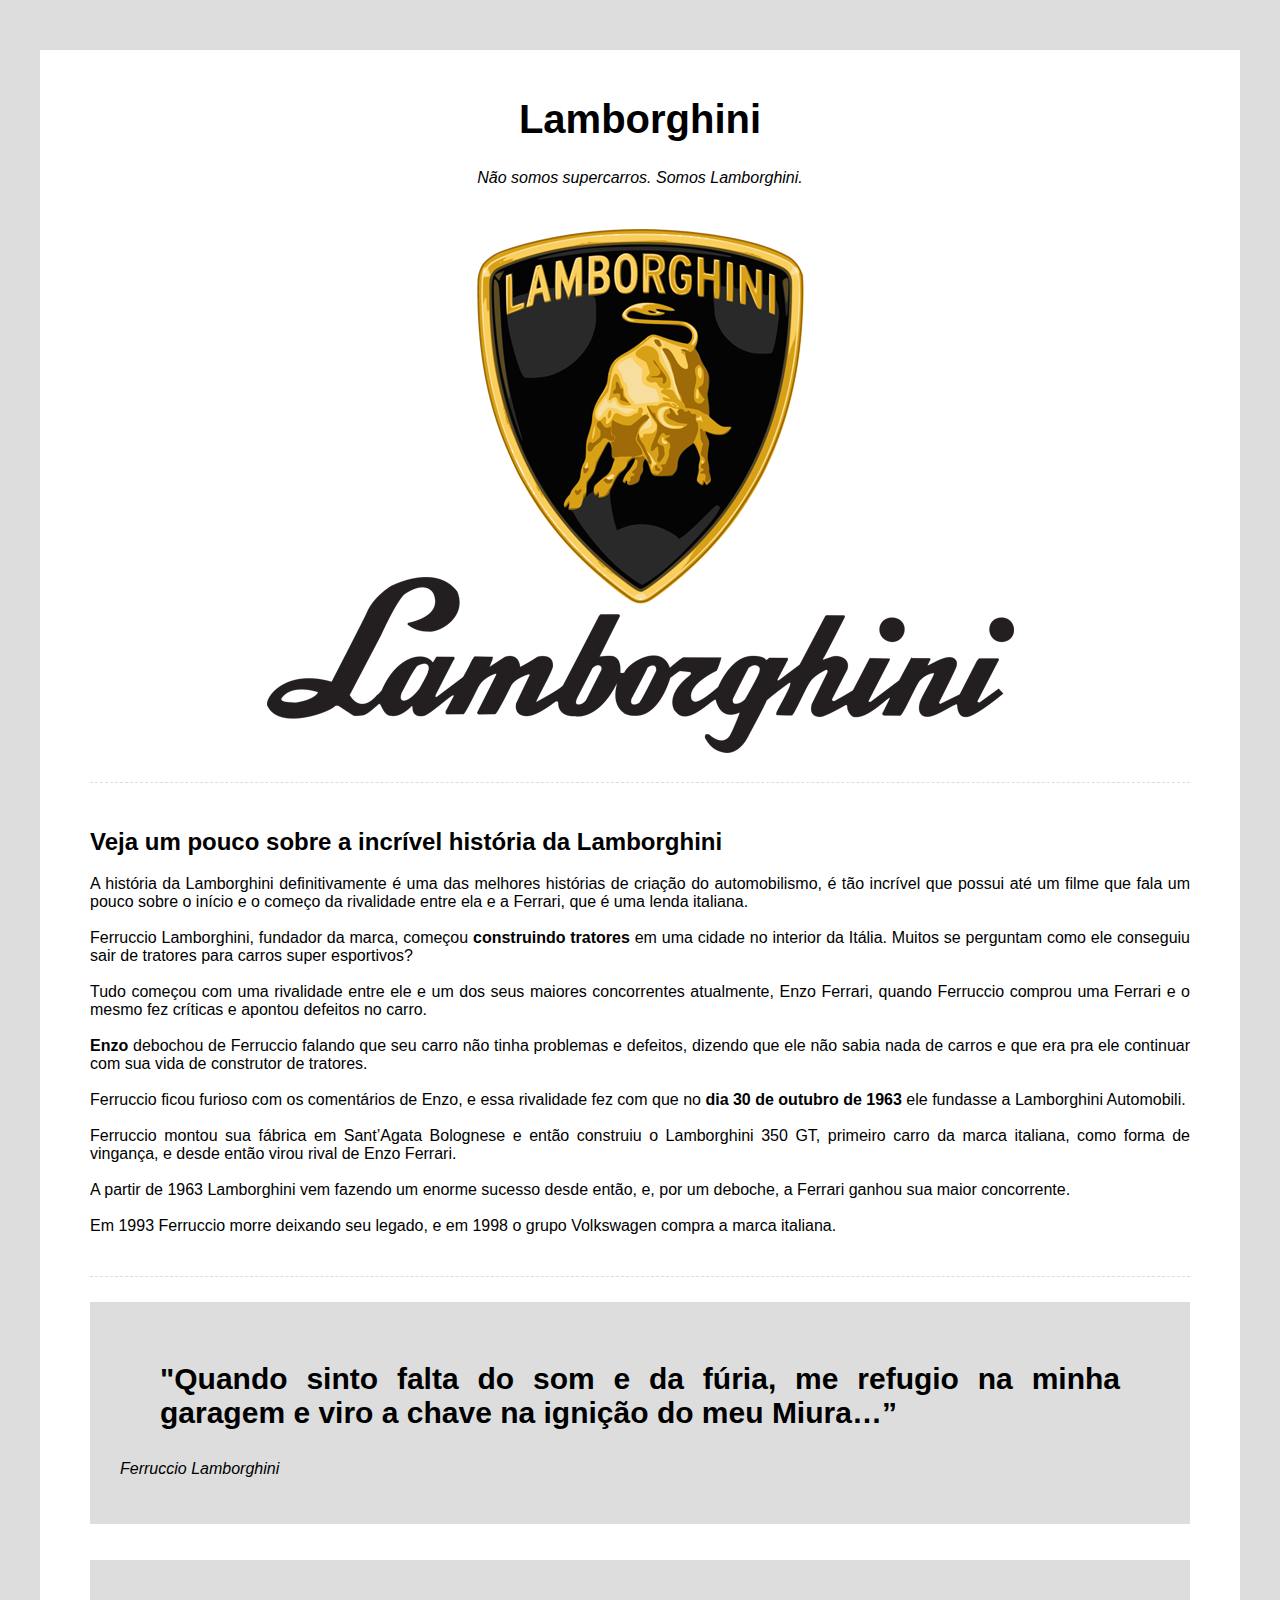
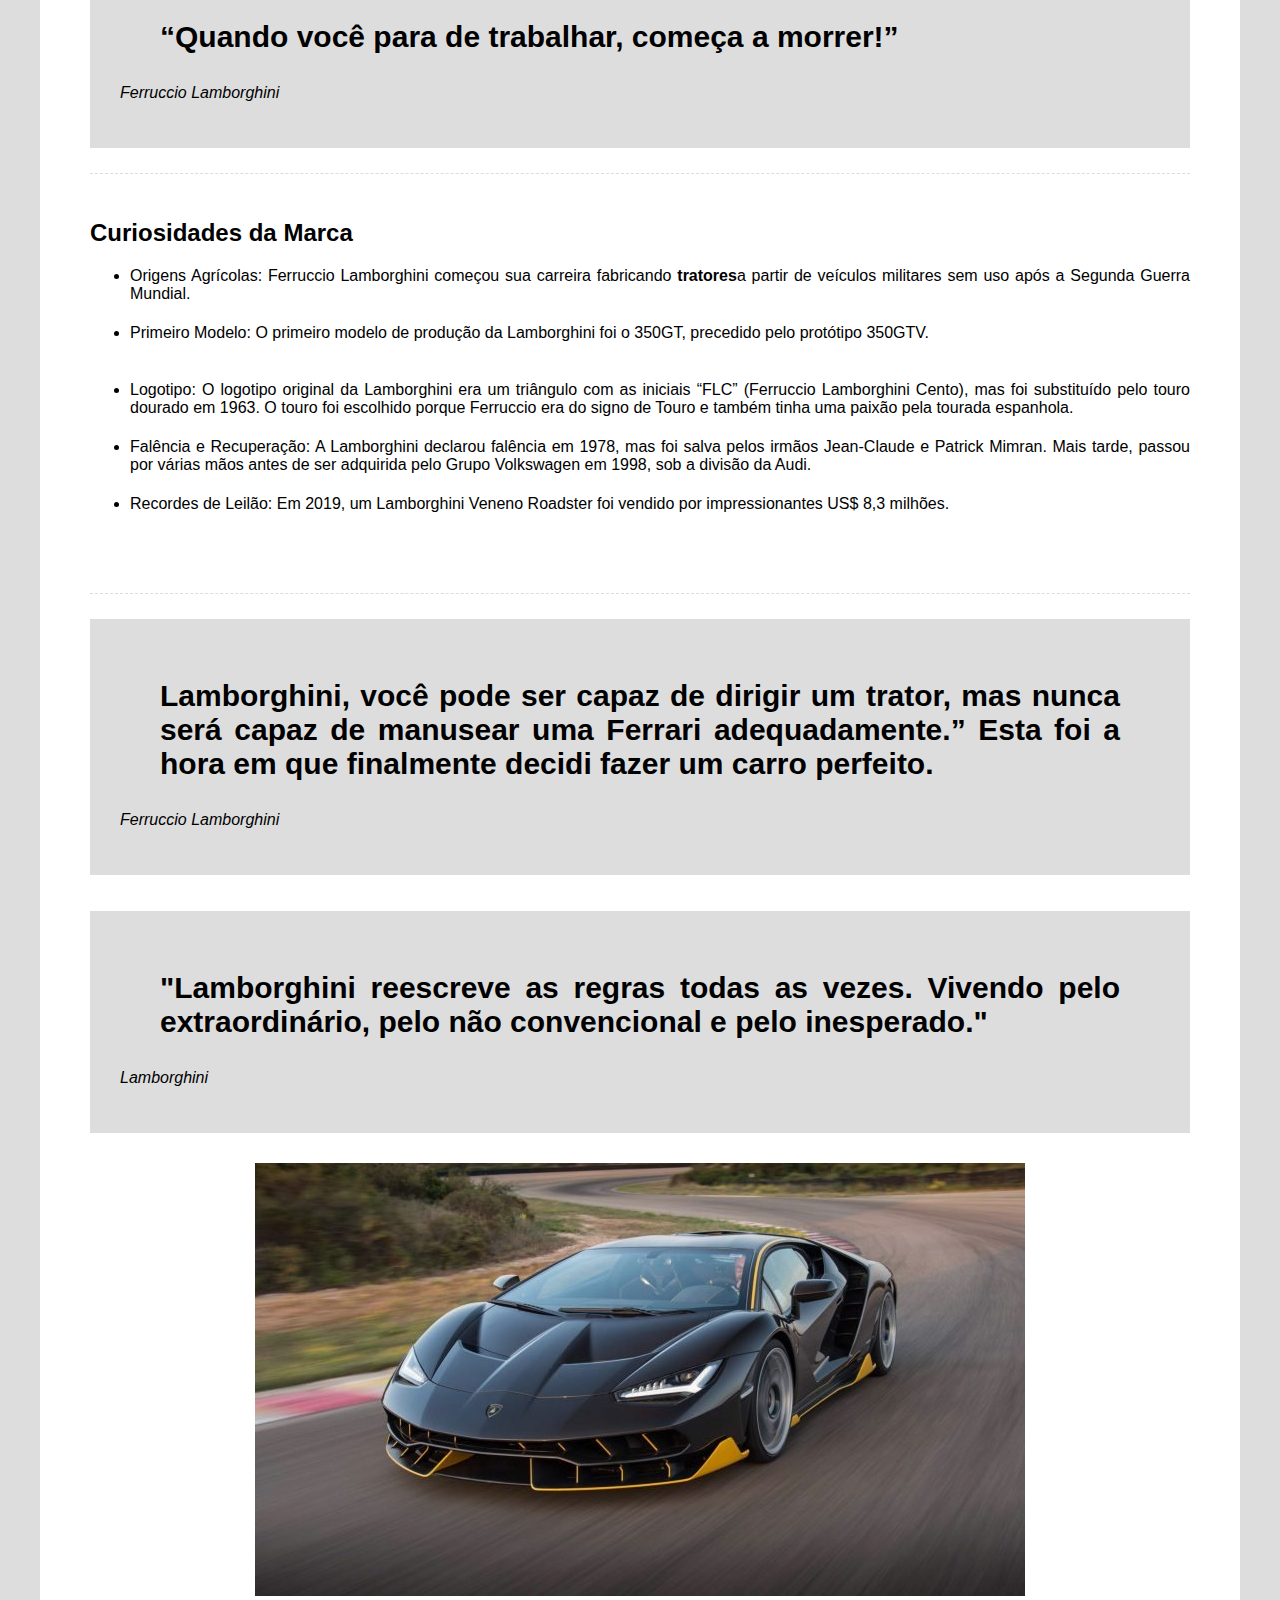
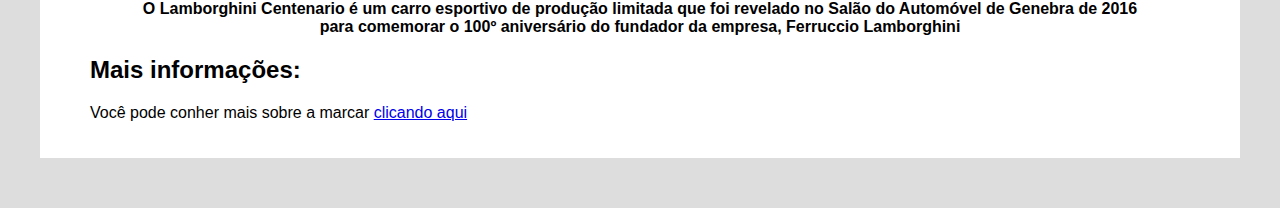
<file: 4_TRIBUTO/index.html>
<!DOCTYPE html>
<html lang="en">

<head>
    <meta charset="UTF-8">
    <meta name="viewport" content="width=device-width, initial-scale=1.0">
    <title>Página de Tributo: Lamborghini</title>
    <link rel="stylesheet" href="css/styles.css">
</head>

<body>
    <div class="container">
        <!-- Cabeçalho -->
        <div class="header">
            <h1 class="main-title">Lamborghini</h1>
            <p class="main-paragraph">Não somos supercarros. Somos Lamborghini.</p>
        </div>
        <!-- Imagem de destaque -->
        <div class="featured-image">
            <img src="img/logo.png" alt="A logo da marca ">
        </div>
        <!-- Biografia -->
        <div class="biography-container">
            <h2>Veja um pouco sobre a incrível história da Lamborghini</h2>
            A história da Lamborghini definitivamente é uma das melhores histórias de criação do automobilismo, é tão
            incrível que possui até um filme que fala um pouco sobre o início e o começo da rivalidade entre ela e a
            Ferrari, que é uma lenda italiana.
            <br>
            <br>
            Ferruccio Lamborghini, fundador da marca, começou <span class="bold">construindo tratores</span> em uma
            cidade no interior da Itália. Muitos se perguntam como ele conseguiu sair de tratores para carros super
            esportivos?
            <br>
            <br>
            Tudo começou com uma rivalidade entre ele e um dos seus maiores concorrentes atualmente, Enzo Ferrari,
            quando Ferruccio comprou uma Ferrari e o mesmo fez críticas e apontou defeitos no carro.
            <br>
            <br>
            <span class="bold">Enzo</span> debochou de Ferruccio falando que seu carro não tinha problemas e defeitos,
            dizendo que ele não sabia nada de carros e que era pra ele continuar com sua vida de construtor de tratores.
            <br>
            <br>
            Ferruccio ficou furioso com os comentários de Enzo, e essa rivalidade fez com que no  <span class="bold">dia 30 de outubro de
                1963</span> ele fundasse a Lamborghini Automobili.
            <br>
            <br>
            Ferruccio montou sua fábrica em Sant’Agata Bolognese e então construiu o Lamborghini 350 GT, primeiro carro
            da marca italiana, como forma de vingança, e desde então virou rival de Enzo Ferrari.
            <br>
            <br>
            A partir de 1963 Lamborghini vem fazendo um enorme sucesso desde então, e, por um deboche, a Ferrari ganhou
            sua maior concorrente.
            <br>
            <br>
            Em 1993 Ferruccio morre deixando seu legado, e em 1998 o grupo Volkswagen compra a marca italiana.
            <p>

        </div>

        <!-- Container de citação -->
        <div class="quotes-container">
            <blockquote>"Quando sinto falta do som e da fúria, me refugio na minha garagem e viro a chave na ignição do
                meu Miura…”</blockquote>
            <p>Ferruccio Lamborghini</p>
        </div>
        <br>
        <br>

        <!-- Segunda citação -->
        <div class="quotes-container">
            <blockquote>“Quando você para de trabalhar, começa a morrer!”</blockquote>
            <p>Ferruccio Lamborghini</p>
        </div>


        <!-- Curiosidades  -->
        <div class="curiosities-container">
            <h2>Curiosidades da Marca</h2>
            <ul>
                <li>Origens Agrícolas: Ferruccio Lamborghini começou sua carreira fabricando <span
                        class="bold">tratores</span>a partir de veículos militares sem uso após a Segunda Guerra
                    Mundial.</li>
                <li>Primeiro Modelo: O primeiro modelo de produção da Lamborghini foi o 350GT, precedido pelo protótipo
                    350GTV.</li>
                <li>Logotipo: O logotipo original da Lamborghini era um triângulo com as iniciais “FLC” (Ferruccio
                    Lamborghini Cento), mas foi substituído pelo touro dourado em 1963. O touro foi escolhido porque
                    Ferruccio era do signo de Touro e também tinha uma paixão pela tourada espanhola.</li>
                <li>Falência e Recuperação: A Lamborghini declarou falência em 1978, mas foi salva pelos irmãos
                    Jean-Claude e Patrick Mimran. Mais tarde, passou por várias mãos antes de ser adquirida pelo Grupo
                    Volkswagen em 1998, sob a divisão da Audi.</li>
                <li>Recordes de Leilão: Em 2019, um Lamborghini Veneno Roadster foi vendido por impressionantes US$ 8,3
                    milhões.</li>
            </ul>
        </div>
        <!-- Terceira citação -->
        <div class="quotes-container">
            <blockquote>
                Lamborghini, você pode ser capaz de dirigir um trator, mas nunca será capaz de manusear uma
                Ferrari adequadamente.” Esta foi a hora em que finalmente decidi fazer um carro perfeito.
            </blockquote>
            <p>Ferruccio Lamborghini</p>
        </div>
        <br>
        <br>
        <!-- Quarta citação -->
        <div class="quotes-container">
            <blockquote>
                "Lamborghini reescreve as regras todas as vezes. Vivendo pelo extraordinário, pelo não convencional e
                pelo inesperado."
            </blockquote>
            <p>Lamborghini</p>
        </div>
        <!-- Segunda imagem -->
        <div class="img-bold">
            <figure>
                <img src="./img/carro.jpg" alt="Lamborghini Centenario">
                <figcaption>O Lamborghini Centenario é um carro esportivo de produção limitada que foi revelado no Salão
                    do Automóvel de Genebra de 2016 para comemorar o 100º aniversário do fundador da empresa, Ferruccio
                    Lamborghini</figcaption>
            </figure>
        </div>
        <!-- Mais informações -->
        <div class="moreinfo-container">
            <h2>Mais informações:</h2>
            <p>Você pode conher mais sobre a marcar <a href="https://www.lamborghini.com/en-en/history/centenario"
                    target="_blank">clicando aqui</a></p>
        </div>


    </div>

</body>

</html>
</file>
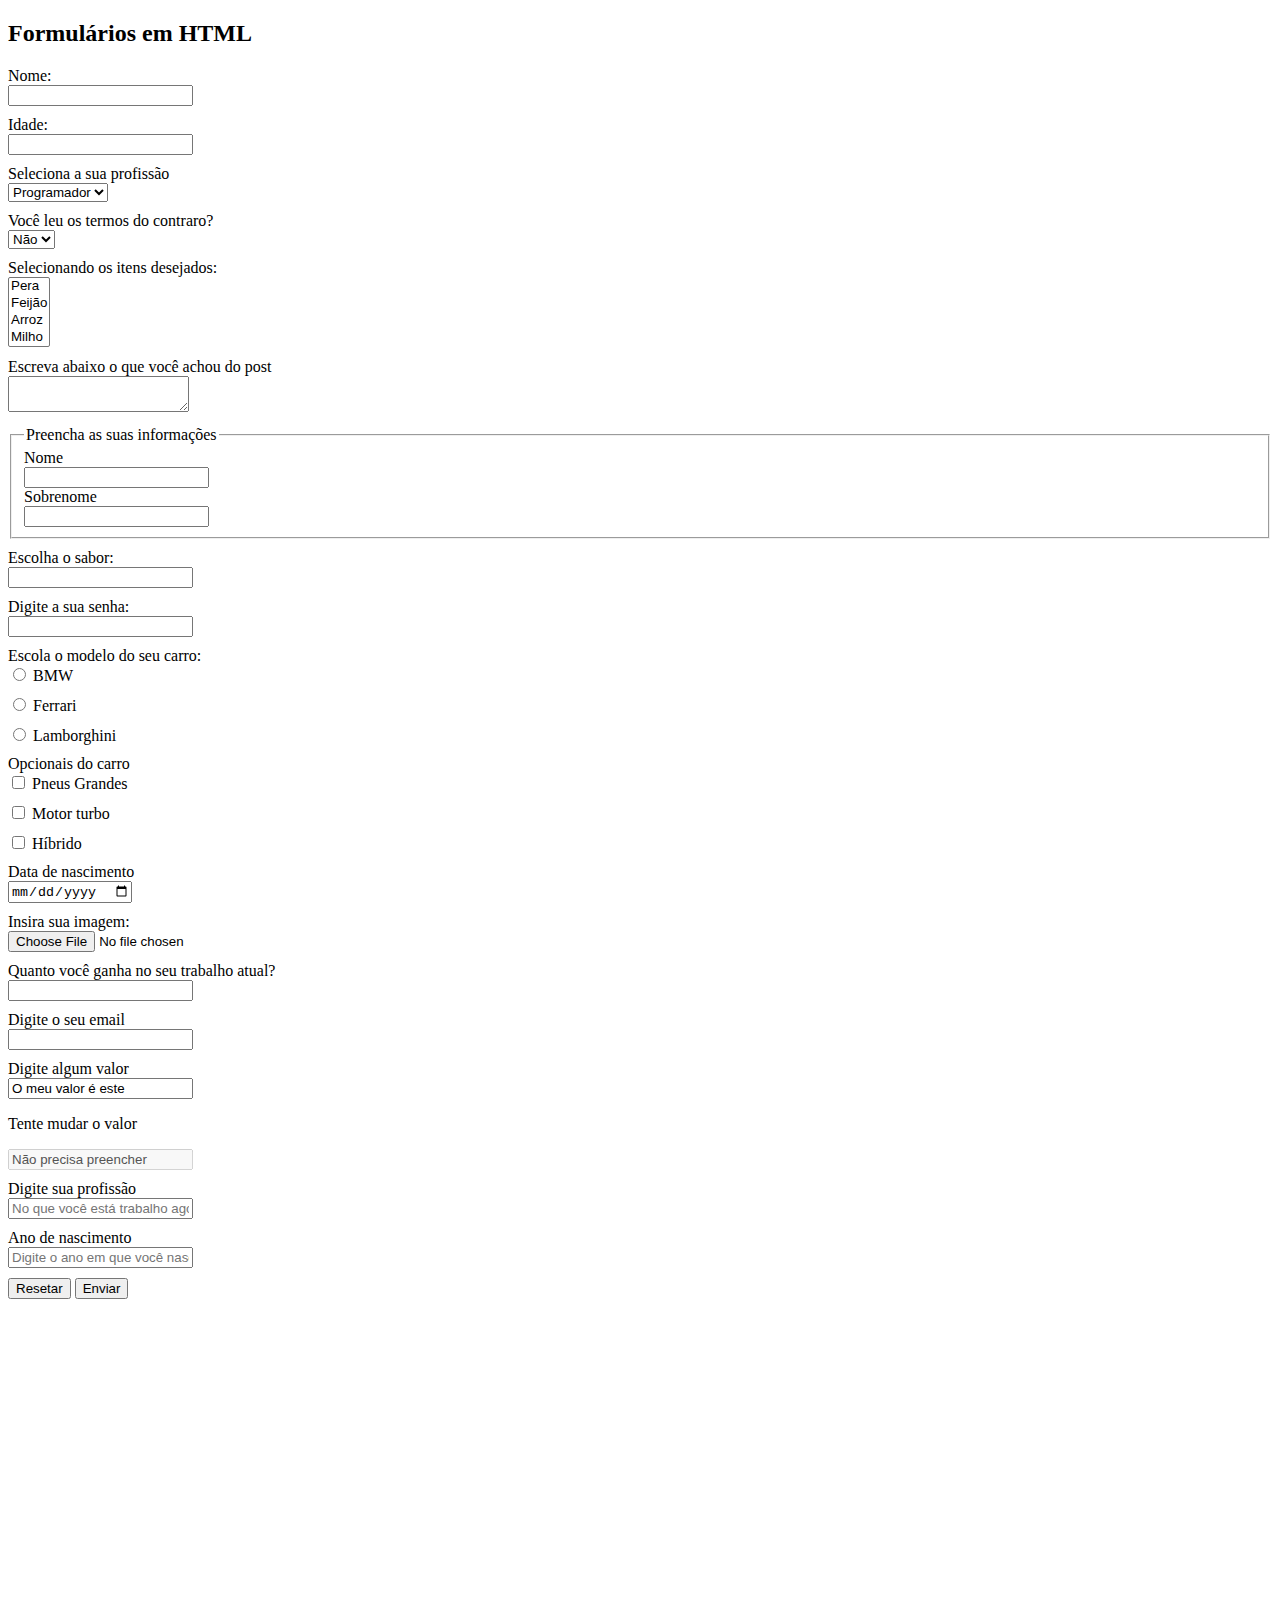
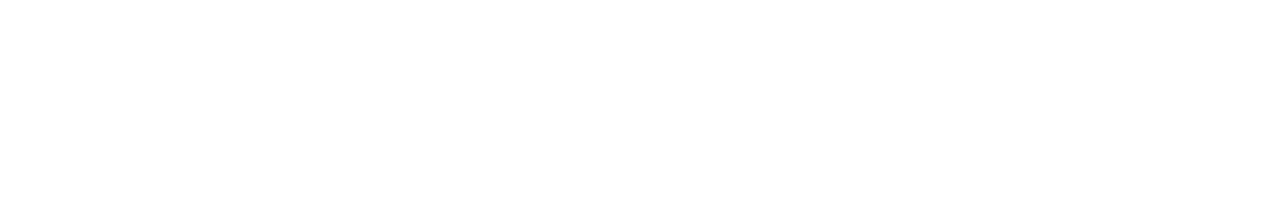
<file: 5_FORM/index.html>
<!DOCTYPE html>
<html lang="en">

<head>
    <meta charset="UTF-8">
    <meta name="viewport" content="width=device-width, initial-scale=1.0">
    <title>Formulários</title>
    <link rel="stylesheet" href="./css/styles.css">
</head>

<body>
    <h2>Formulários em HTML</h2>
    <!-- 1 - Primeiro formulario -->
    <!-- 2 - Atributos do formulário -->
    <form action="register.php" method="post">
        <div>
            <label>Nome:</label>
            <input type="text">
        </div>

        <!-- 3 - atributo nome -->
        <div>
            <!-- 4 - atributo name -->
            <label for="age">Idade:</label>
            <input type="text" name="age">
        </div>

        <!-- 6 - select -->
        <div>
            <label for="job">Seleciona a sua profissão</label>
            <select name="job">
                <option value="programador">Programador</option>
                <option value="tester">Tester/QA</option>
                <option value="devops">DevOps</option>
            </select>
        </div>

        <!--  7 - atributo selected -->
        <div>
            <label for="contract">Você leu os termos do contraro?</label>
            <select name="contract">
                <option value="sim">Sim</option>
                <option value="nao" selected>Não</option>
            </select>
        </div>

        <!-- 8 - multiplas opções -->
        <div>
            <label for="items">Selecionando os itens desejados:</label>
            <select name="items" multiple>
                <option value="pera">Pera</option>
                <option value="feijao">Feijão</option>
                <option value="arroz">Arroz</option>
                <option value="milho">Milho</option>
            </select>
        </div>

        <!-- 9 - textarea -->
        <div>
            <label for="comment">Escreva abaixo o que você achou do post</label>
            <textarea name="comment"></textarea>
        </div>

        <!-- 10 - fiedset e legend -->
        <div>
            <fieldset>
                <legend>Preencha as suas informações</legend>
                <label for="firstname">Nome</label>
                <input type="text" name="firstname">
                <label for="lastname">Sobrenome</label>
                <input type="text" name="lastname">
            </fieldset>
        </div>

        <!-- 11 - datalist -->
        <div>
            <label for="flavor">Escolha o sabor:</label>
            <input type="text" list="flavors" name="flavor">

            <datalist id="flavors">
                <option value="Cereja"></option>
                <option value="Morango"></option>
                <option value="Abacaxi"></option>
                <option value="Chocolate"></option>
            </datalist>
        </div>

        <!-- 12 - senha -->
        <div>
            <label for="password">Digite a sua senha:</label>
            <input type="password" name="password">
        </div>

        <!-- 14 - radion button -->
        <div>
            <label for="car_model">Escola o modelo do seu carro:</label>
            <div class="radio">
                <input type="radio" value="bmw" name="car_model">
                <label for="bmw">BMW</label>
            </div>
            
            <div class="radio">
                <input type="radio" value="ferrari" name="car_model">
                <label for="ferrari">Ferrari</label>
            </div>
            <div class="radio">
                <input type="radio" value="lamborghini" name="car_model">
                <label for="lamborghini">Lamborghini</label>
            </div>
        </div>

        <!-- 15 - checkbox -->
        <div>
            <label for="optionals">Opcionais do carro</label>
            <div class="radio">
                <input type="checkbox" name="optionals[]" value="big_tires">
                <label for="big_tires">Pneus Grandes</label>
            </div>
            <div class="radio">
                <input type="checkbox" name="optionals[]" value="turbo_engine">
                <label for="turbo_engine">Motor turbo</label>
            </div>
            <div class="radio">
                <input type="checkbox" name="optionals[]" value="hybrid">
                <label for="hybrid">Híbrido</label>
            </div>
        </div>

        <!-- 16 - Datas -->
        <div>
            <label for="birthday">Data de nascimento</label>
            <input type="date" name="birthday">
        </div>

        <!-- 17 - arquivos -->
        <div>
            <label for="image">Insira sua imagem:</label>
            <input type="file" name="image">
        </div>

        <!-- 18 - números -->
        <div>
            <label for="salary">Quanto você ganha no seu trabalho atual?</label>
            <input type="number" name="salary">
        </div>

        <!-- 19 - emails -->
        <div>
            <label for="email">Digite o seu email</label>
            <input type="email" name="email">
        </div>

        <!-- 20 - value -->
        <div>
            <label for="value">Digite algum valor</label>
            <input type="text" value="O meu valor é este" name="value">
        </div>

        <!-- 21 - disable -->
        <div>
            <p>Tente mudar o valor</p>
            <input type="text" value="Não precisa preencher" disabled>
        </div>

        <!-- 22 - placeholder -->
        <div>
            <label for="currentjob">Digite sua profissão</label>
            <input type="text" name="currentjob" placeholder="No que você está trabalho agora ?">
        </div>

        <!-- 23 - required -->
        <div>
            <label for="birthyear">Ano de nascimento</label>
            <input type="text" placeholder="Digite o ano em que você nasceu" required>
        </div>

        <!-- 13 - resetar form -->
        <input type="reset" value="Resetar">

        <!-- 5 - envio de form -->
        <input type="submit" value="Enviar">

    </form>


</body>

</html>
</file>
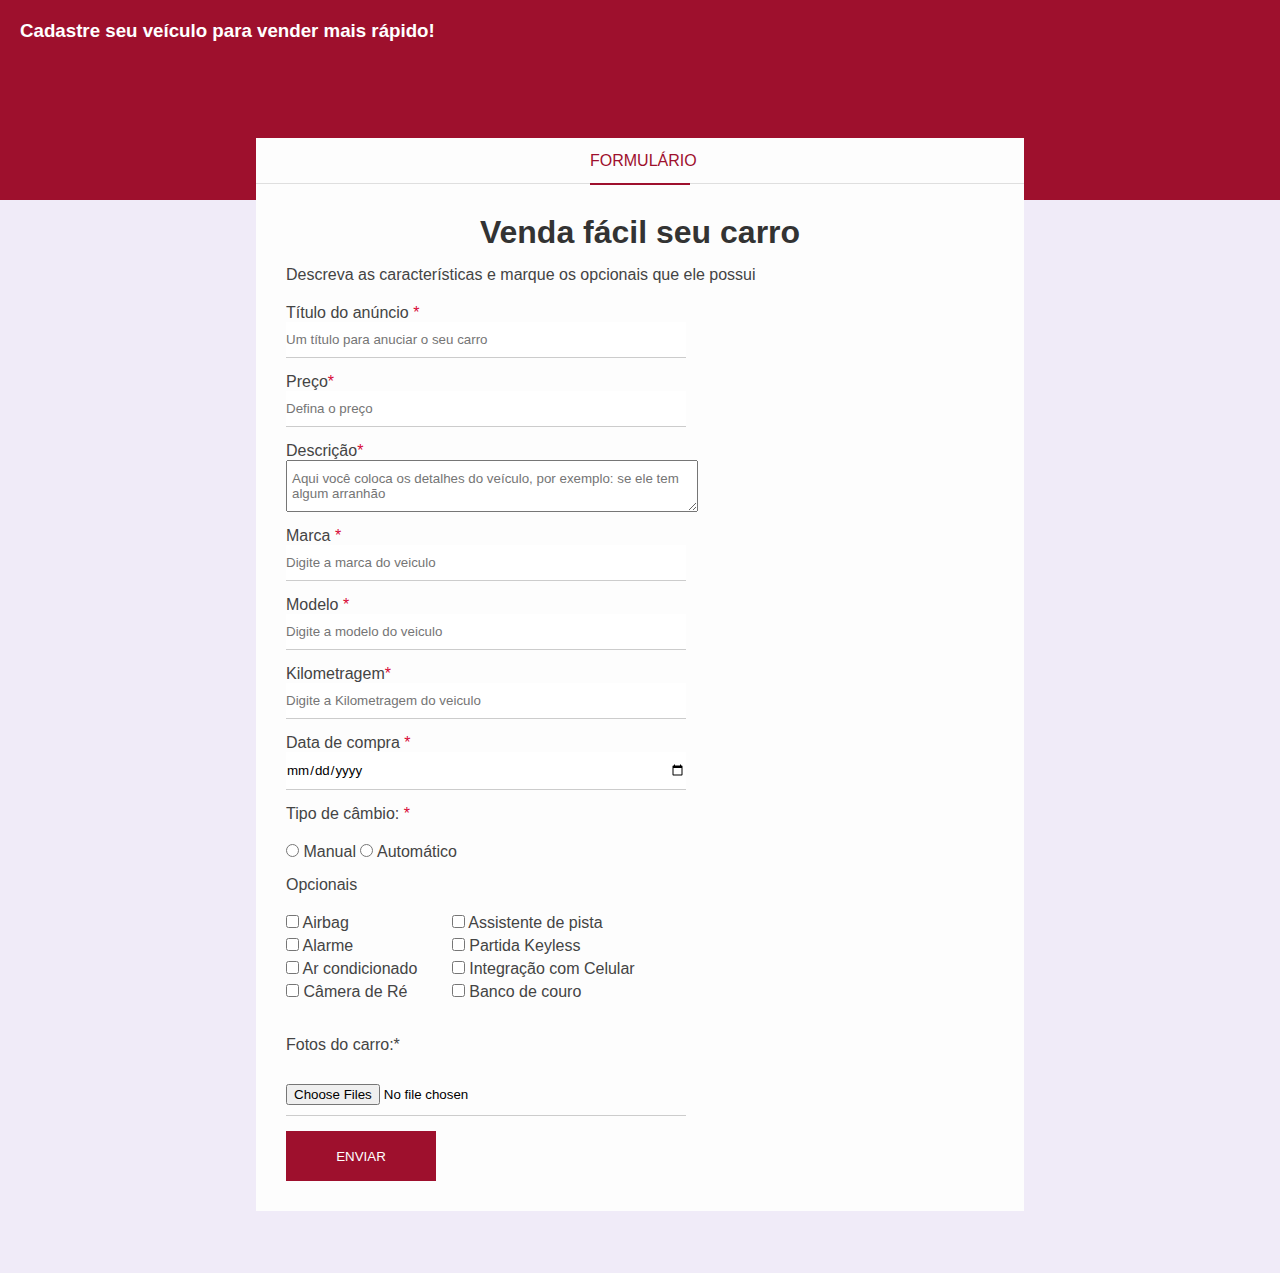
<file: 6_FORM_PROJECT/index.html>
<!DOCTYPE html>
<html lang="en">

<head>
    <meta charset="UTF-8">
    <meta name="viewport" content="width=device-width, initial-scale=1.0">
    <title>Venda seu carro</title>
    <link rel="stylesheet" href="css/styles.css">
</head>

<body>
    <div class="container">
        <div class="header">
            <h3>Cadastre seu veículo para vender mais rápido!</h3>
        </div>
        <div class="form-container">
            <div class="form-header">
                <p>Formulário</p>
            </div>
            <div class="form-body">
                <h1 class="form-title">Venda fácil seu carro</h1>
                <p>
                    Descreva as características e marque os opcionais que ele possui
                </p>
                <form>
                    <div class="box-input">
                        <label for="title">Título do anúncio <span class="required-field">*</span></label>
                        <input type="text" 
                        name="title" 
                        id="title" 
                        class="block"
                        placeholder="Um título para anuciar o seu carro" 
                        minlength="1"
                        maxlength="30" 
                        required>
                    </div>
                    <div class="box-input">
                        <label for="price">Preço<span class="required-field">*</span></label>
                        <input type="number" 
                        name="price" 
                        id="price" 
                        class="block"
                        placeholder="Defina o preço" 
                        required>
                    </div>
                    <div class="box-input">
                        <label for="description">Descrição<span class="required-field">*</span></label>
                       <textarea name="description" id="description" class="block" placeholder="Aqui você coloca os detalhes do veículo, por exemplo: se ele tem algum arranhão "></textarea>
                    </div>
                    <div class="box-input">
                        <label for="brand">Marca <span class="required-field">*</span></label>
                        <input type="text" 
                        name="brand" 
                        id="brand" 
                        class="block"
                        placeholder="Digite a marca do veiculo" 
                        required>
                    </div>
                    <div class="box-input">
                        <label for="model">Modelo <span class="required-field">*</span></label>
                        <input type="text" 
                        name="model" 
                        id="model" 
                        class="block"
                        placeholder="Digite a modelo do veiculo" 
                        required>
                    </div>
                    <div class="box-input">
                        <label for="mileage">Kilometragem<span class="required-field">*</span></label>
                        <input type="number" 
                        name="mileage" 
                        id="mileage" 
                        class="block"
                        placeholder="Digite a Kilometragem do veiculo" 
                        required>
                    </div>
                    <div class="box-input">
                        <label for="purchase_date">Data de compra <span class="required-field">*</span></label>
                        <input type="date" 
                        name="purchase_date" 
                        id="purchase_date" 
                        class="block"
                        required>
                    </div>
                    <div class="box-input">
                        <p>Tipo de câmbio: <span class="required-field">*</span></p>
                        <input type="radio" id="manual" name="gear">
                        <label for="manual">Manual</label>
                        <input type="radio" id="auto" name="gear">
                        <label for="auto">Automático</label>
                    </div>
                    <div class="optional-box">
                        <div class="optional-input">
                        <p>Opcionais</p>
                        <ul class="optional-list">
                            <li>
                                <input type="checkbox" id="airbag" name="optional[]" value="airbag">
                                <label for="airbag">Airbag</label>
                            </li>
                            <li>
                                <input type="checkbox" id="alarm" name="optional[]" value="alarm">
                                <label for="alarm">Alarme</label>
                            </li>
                            <li>
                                <input type="checkbox" id="ac" name="optional[]" value="ac">
                                <label for="ac">Ar condicionado</label>
                            </li>
                            <li>
                                <input type="checkbox" id="reverse_camera" name="optional[]" value="reverse_camera">
                                <label for="reverse_camera">Câmera de Ré</label>
                            </li>
                        </ul>
                    </div>
                    </div>
                    <div class="optional-box">
                    <div class="optional-input">
                        <ul class="optional-list">
                            <li>
                                <input type="checkbox" id="lane_assist" name="optional[]" value="lane_assist">
                                <label for="lane_assist">Assistente de pista</label>
                            </li>
                            <li>
                                <input type="checkbox" id="keyless" name="optional[]" value="keyless">
                                <label for="keyless">Partida Keyless</label>
                            </li>
                            <li>
                                <input type="checkbox" id="smartphone" name="optional[]" value="smartphone">
                                <label for="smartphone">Integração com Celular</label>
                            </li>
                            <li>
                                <input type="checkbox" id="leather_seat" name="optional[]" value="leather_seat">
                                <label for="leather_seat">Banco de couro</label>
                            </li>
                        </ul>
                    </div>
                    </div>
                    <div class="box-input">
                        <p>Fotos do carro:<span class="required-fied">*</span></p>
                        <input type="file" multiple accept="img/png, img/jpg" id="images" name="images" required>
                    </div>
                    

                    <input type="submit" value="Enviar" class="btn-submit">
                </form>
            </div>
        </div>

    </div>

</body>

</html>
</file>
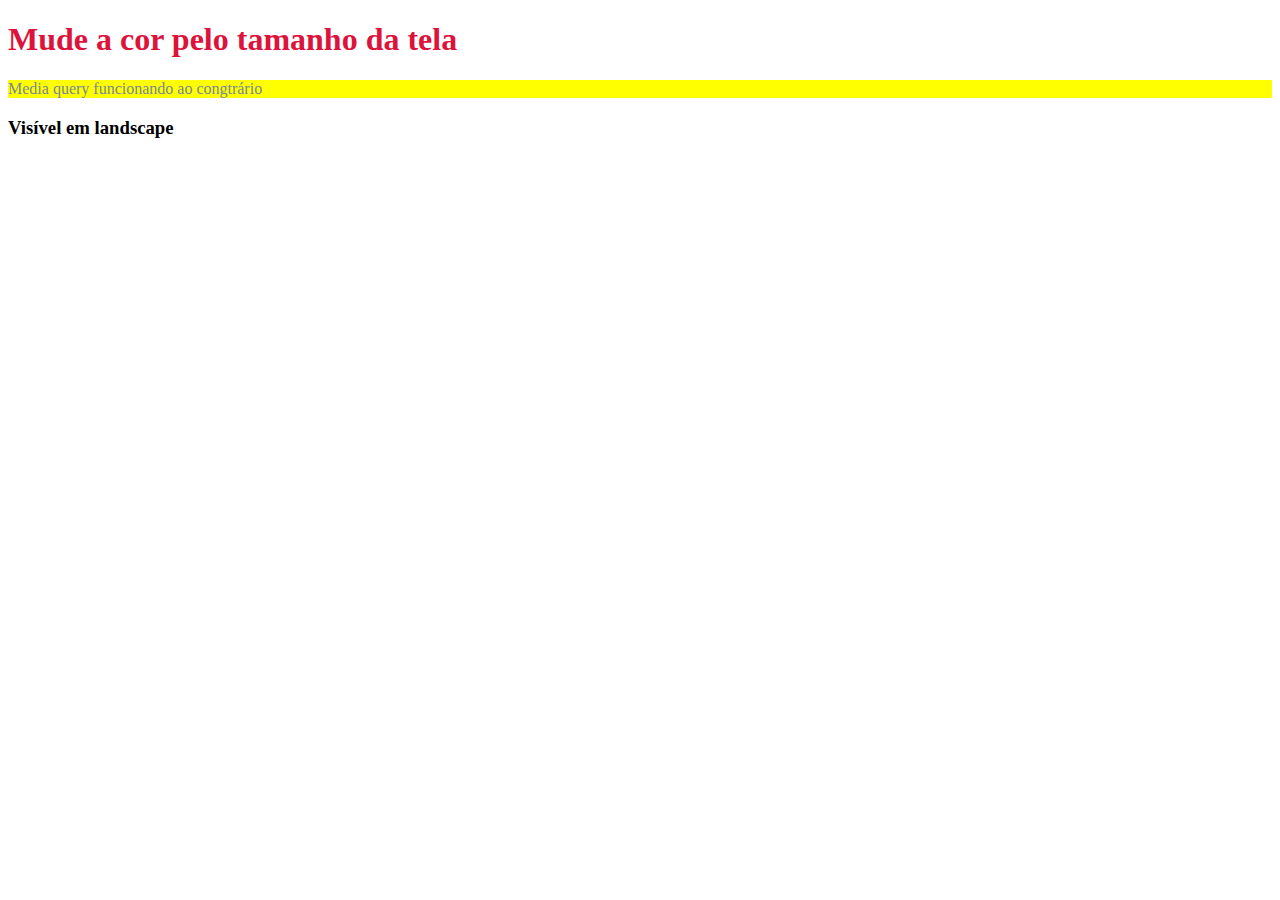
<file: 7_RESPONSIVIDADE/index.html>
<!DOCTYPE html>
<html lang="en">
<head>
    <meta charset="UTF-8">
    <!-- 1- Meta  tag de responsividade -->
    <meta name="viewport" content="width=device-width, initial-scale=1.0">
    <title>Responsividade</title>
    <link rel="stylesheet" href="css/styles.css">
</head>
<body>
    <!-- 2 - Media query -->
     <h1>Mude a cor pelo tamanho da tela</h1>
     <!-- 3 - min width  -->
      <p>Media query funcionando ao congtrário</p>
      <!-- 4 - landscape -->
       <h3>Visível em landscape</h3>
    
</body>
</html>
</file>
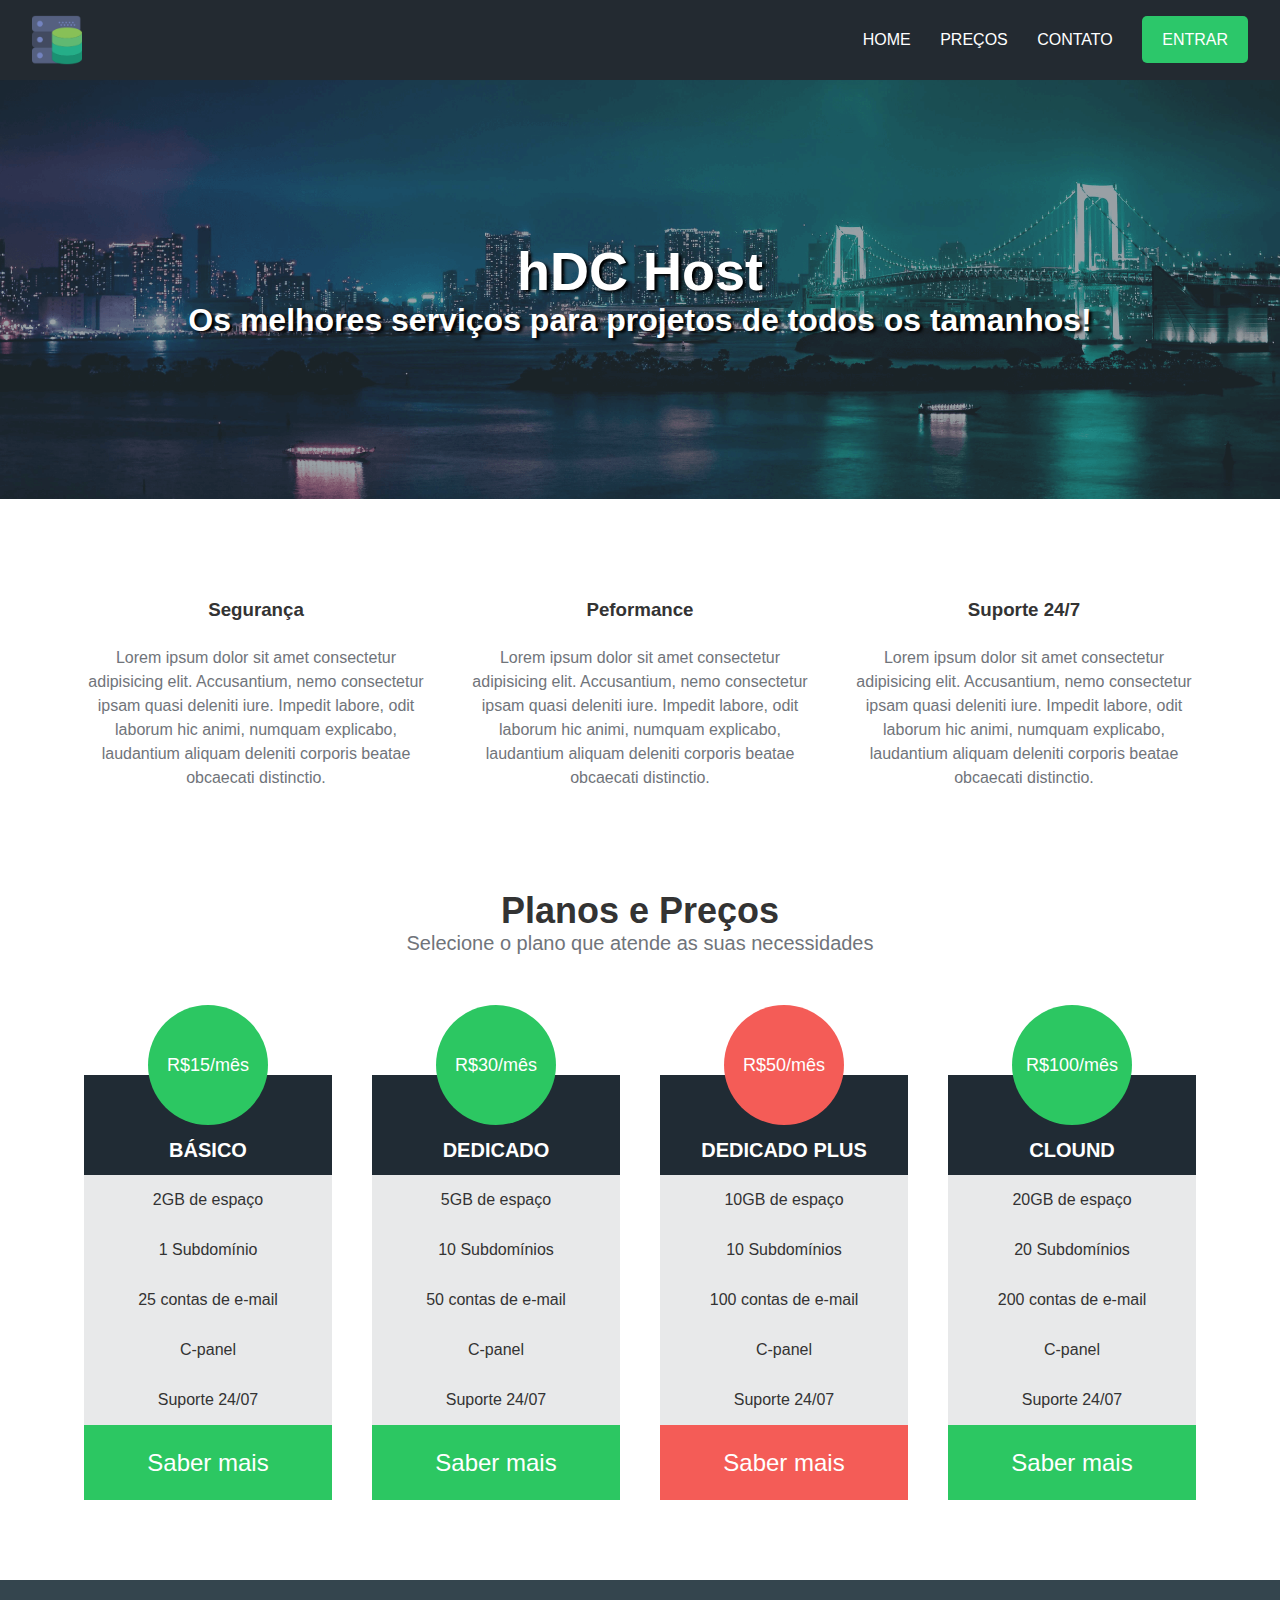
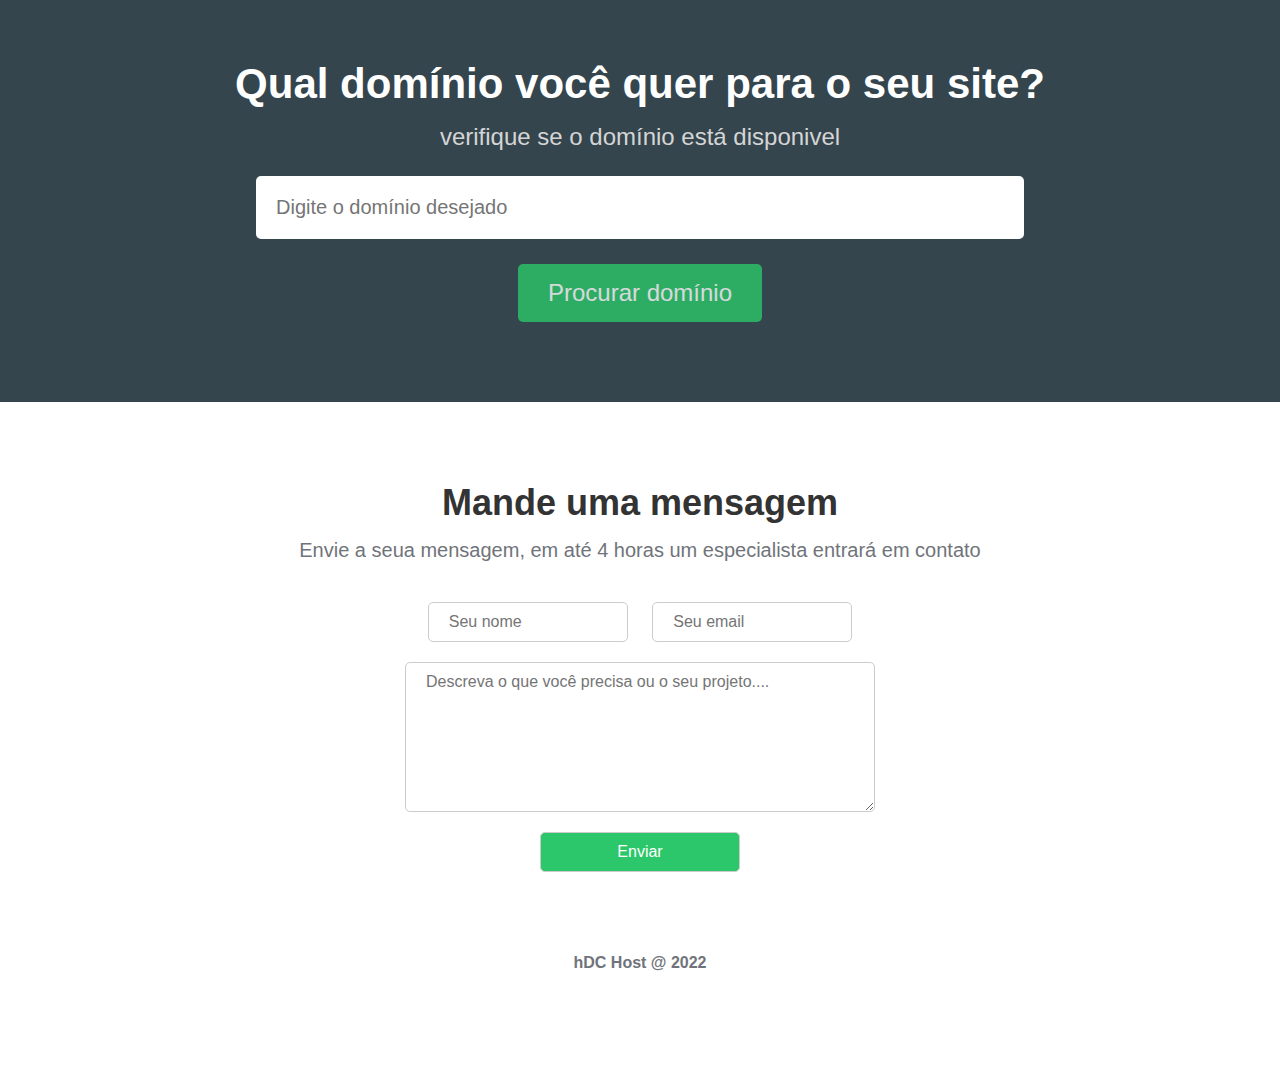
<file: 8_HDC_HOST/Index.html>
<!DOCTYPE html>
<html lang="en">

<head>
    <meta charset="UTF-8">
    <meta name="viewport" content="width=device-width, initial-scale=1.0">
    <title>hDC Host</title>
    <!-- Ícones  -->
    <link rel="stylesheet" href="https://cdnjs.cloudflare.com/ajax/libs/font-awesome/6.5.2/css/all.min.css"
        integrity="sha512-SnH5WK+bZxgPHs44uWIX+LLJAJ9/2PkPKZ5QiAj6Ta86w+fsb2TkcmfRyVX3pBnMFcV7oQPJkl9QevSCWr3W6A=="
        crossorigin="anonymous" referrerpolicy="no-referrer" />
    <!-- Estilos -->
    <link rel="stylesheet" href="css/styles.css">
</head>

<body>
    <div class="container">
        <div class="navbar-container">
            <nav>
                <a href="#">
                    <img src="img/hdchostlogo.png" alt="hDC Host" class="logo">
                </a>
                <ul class="navbar-items">
                    <li>
                        <a href="#">Home</a>
                    </li>
                    <li>
                        <a href="#">Preços</a>
                    </li>
                    <li>
                        <a href="#">Contato</a>
                    </li>
                    <li>
                        <a href="#" class="default-btn">Entrar</a>
                    </li>
                </ul>
            </nav>
        </div>
        <main>
            <div class="main-banner">
                <h1>hDC Host</h1>
                <p>Os melhores serviços para projetos de todos os tamanhos!</p>
            </div>
            <section class="services-container">
                <ul>
                    <li>
                        <i class="fas fa-shield-alt"></i>
                        <h3>Segurança</h3>
                        <p>Lorem ipsum dolor sit amet consectetur adipisicing elit. Accusantium, nemo consectetur ipsam
                            quasi deleniti iure. Impedit labore, odit laborum hic animi, numquam explicabo, laudantium
                            aliquam deleniti corporis beatae obcaecati distinctio.</p>
                    </li>
                    <li>
                        <i class="fas fa-rocket"></i>
                        <h3>Peformance</h3>
                        <p>Lorem ipsum dolor sit amet consectetur adipisicing elit. Accusantium, nemo consectetur ipsam
                            quasi deleniti iure. Impedit labore, odit laborum hic animi, numquam explicabo, laudantium
                            aliquam deleniti corporis beatae obcaecati distinctio.</p>
                    </li>
                    <li>
                        <i class="fas fa-comments"></i>
                        <h3>Suporte 24/7</h3>
                        <p>Lorem ipsum dolor sit amet consectetur adipisicing elit. Accusantium, nemo consectetur ipsam
                            quasi deleniti iure. Impedit labore, odit laborum hic animi, numquam explicabo, laudantium
                            aliquam deleniti corporis beatae obcaecati distinctio.</p>
                    </li>
                </ul>
            </section>
            <section class="pricing-container">
                <h2>Planos e Preços</h2>
                <p>Selecione o plano que atende as suas necessidades</p>
                <div class="plans-container">
                    <div class="plan">
                        <ul>
                            <li class="price">R$15/mês</li>
                            <li class="plan-name">Básico</li>
                            <li> 2GB de espaço</li>
                            <li> 1 Subdomínio</li>
                            <li> 25 contas de e-mail</li>
                            <li> C-panel</li>
                            <li> Suporte 24/07</li>
                            <li class="plan-btn">Saber mais</li>
                        </ul>
                    </div>
                    <div class="plan">
                        <ul>
                            <li class="price">R$30/mês</li>
                            <li class="plan-name">Dedicado</li>
                            <li> 5GB de espaço</li>
                            <li> 10 Subdomínios</li>
                            <li> 50 contas de e-mail</li>
                            <li> C-panel</li>
                            <li> Suporte 24/07</li>
                            <li class="plan-btn">Saber mais</li>
                        </ul>
                    </div>
                    <div class="plan">
                        <ul>
                            <li class="price recommended">R$50/mês</li>
                            <li class="plan-name">Dedicado Plus</li>
                            <li> 10GB de espaço</li>
                            <li> 10 Subdomínios</li>
                            <li> 100 contas de e-mail</li>
                            <li> C-panel</li>
                            <li> Suporte 24/07</li>
                            <li class="plan-btn recommended">Saber mais</li>
                        </ul>
                    </div>
                    <div class="plan">
                        <ul>
                            <li class="price">R$100/mês</li>
                            <li class="plan-name">Clound</li>
                            <li> 20GB de espaço</li>
                            <li> 20 Subdomínios</li>
                            <li> 200 contas de e-mail</li>
                            <li> C-panel</li>
                            <li> Suporte 24/07</li>
                            <li class="plan-btn">Saber mais</li>
                        </ul>
                    </div>
                </div>
            </section>
            <section class="searchdomain-container">
                <h2>Qual domínio você quer para o seu site?</h2>
                <p>verifique se o domínio está disponivel</p>
                <form>
                    <input type="text" name="domain" id="domain" placeholder="Digite o domínio desejado">
                    <input type="submit" value="Procurar domínio">
                </form>
            </section>
            <section class="contact-container">
                <h2>Mande uma mensagem</h2>
                <p>Envie a seua mensagem, em até 4 horas um especialista entrará em contato</p>
                <form>
                    <input type="text" name="name" id="name" placeholder="Seu nome">
                    <input type="email" name="email" id="email" placeholder="Seu email">
                    <textarea name="message" id="message"
                        placeholder="Descreva o que você precisa ou o seu projeto...."></textarea>
                    <input type="submit" value="Enviar">
                </form>
            </section>
        </main>
        <footer>
            <p>hDC Host @ 2022</p>
        </footer>
    </div>

</body>

</html>
</file>
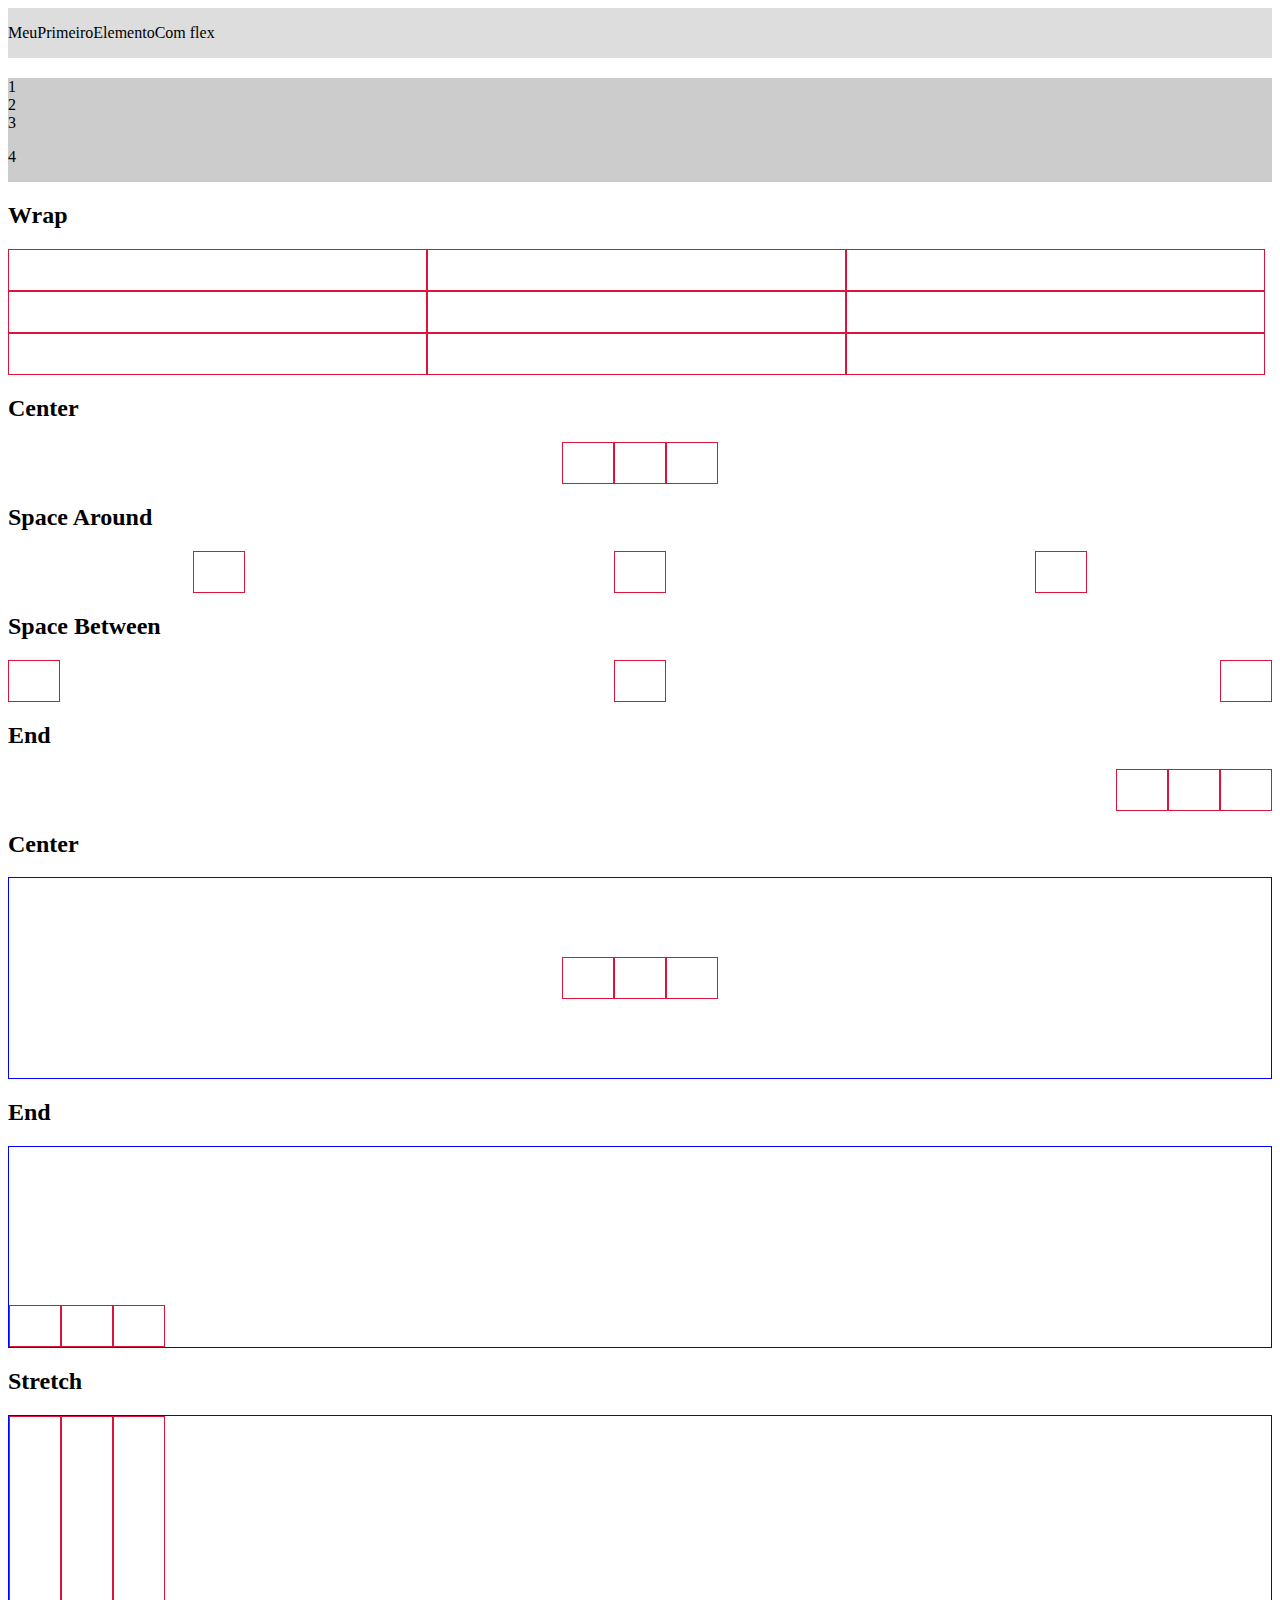
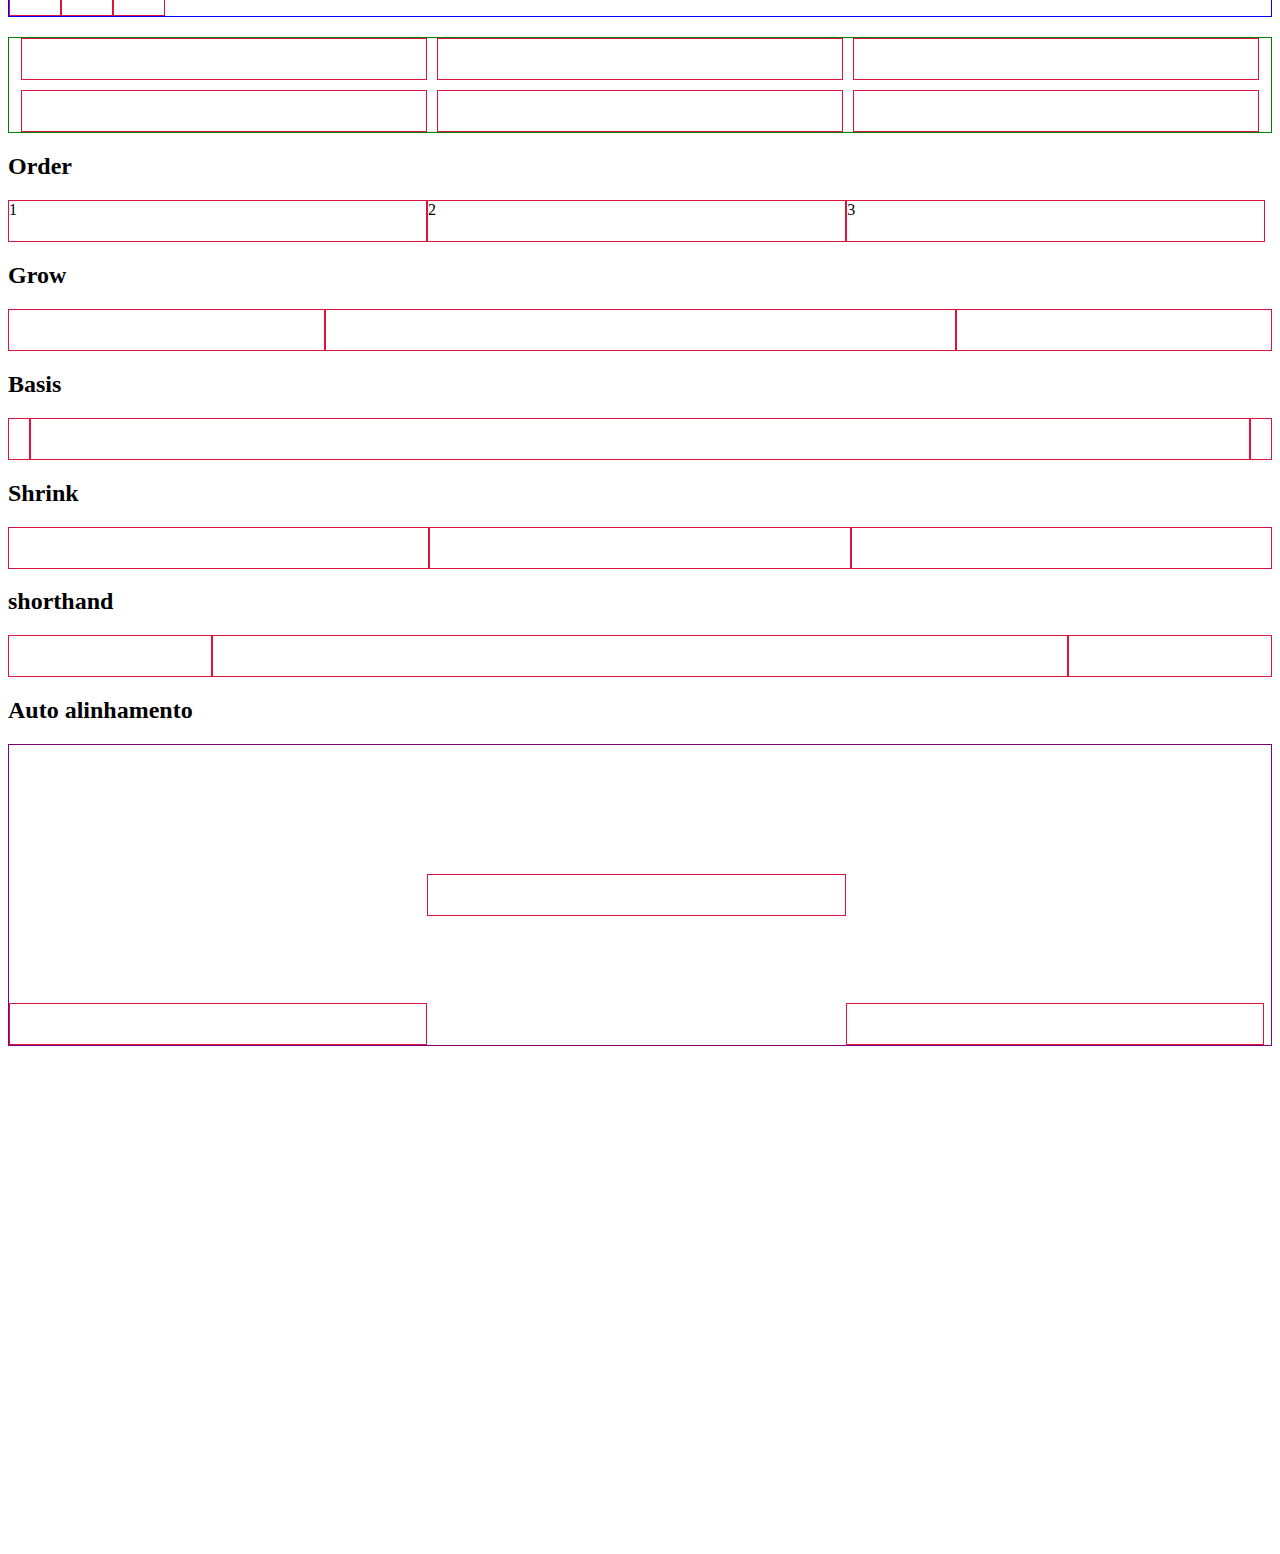
<file: 9_FLEXBOX/index.html>
<!DOCTYPE html>
<html lang="en">

<head>
    <meta charset="UTF-8">
    <meta name="viewport" content="width=device-width, initial-scale=1.0">
    <title>FlexBox</title>
    <link rel="stylesheet" href="./css/styles.css">
</head>

<body>
    <!-- 1- Flex -->
    <div class="flex">
        <p>Meu</p>
        <p>Primeiro</p>
        <p>Elemento</p>
        <p>Com flex</p>
    </div>

    <!-- 2- Column -->
    <div class="flex-column">
        <span>1</span>
        <span>2</span>
        <span>3</span>
        <p>4</p>
    </div>

    <!-- 3- wrap -->
    <h2>Wrap</h2>
    <div class="wrap">
        <div class="box"></div>
        <div class="box"></div>
        <div class="box"></div>
        <div class="box"></div>
        <div class="box"></div>
        <div class="box"></div>
        <div class="box"></div>
        <div class="box"></div>
        <div class="box"></div>
    </div>

    <!-- 4- justify content -->
    <h2>Center</h2>
    <div class="center">
        <div class="box"></div>
        <div class="box"></div>
        <div class="box"></div>
    </div>

    <h2>Space Around</h2>
    <div class="space-around">
        <div class="box"></div>
        <div class="box"></div>
        <div class="box"></div>
    </div>

    <h2>Space Between</h2>
    <div class="space-between">
        <div class="box"></div>
        <div class="box"></div>
        <div class="box"></div>
    </div>

    <h2>End</h2>
    <div class="end">
        <div class="box"></div>
        <div class="box"></div>
        <div class="box"></div>
    </div>

    <!-- 5- align items -->
    <h2>Center</h2>
    <div class="align-center">
        <div class="box"></div>
        <div class="box"></div>
        <div class="box"></div>
    </div>

    <h2>End</h2>
    <div class="flex-end">
        <div class="box"></div>
        <div class="box"></div>
        <div class="box"></div>
    </div>

    <h2>Stretch</h2>
    <div class="stretch">
        <div class="box"></div>
        <div class="box"></div>
        <div class="box"></div>
    </div>

    <!-- 6- gap -->
    <div class="gap">
        <div class="box"></div>
        <div class="box"></div>
        <div class="box"></div>
        <div class="box"></div>
        <div class="box"></div>
        <div class="box"></div>
    </div>

    <!-- 7- order -->
    <h2>Order</h2>
    <div class="order">
        <div class="box" id="three">3</div>
        <div class="box" id="one">1</div>
        <div class="box" id="two">2</div>
    </div>

    <!-- 8- grow -->
    <h2>Grow</h2>
    <div class="grow">
        <div class="box"></div>
        <div class="box big"></div>
        <div class="box"></div>
    </div>

    <!-- 9- basis -->
    <h2>Basis</h2>
    <div class="basis">
        <div class="box"></div>
        <div class="box big"></div>
        <div class="box"></div>
    </div>

    <!-- 10 shrink -->
    <h2>Shrink</h2>
    <div class="shrink">
        <div class="box"></div>
        <div class="box small"></div>
        <div class="box"></div>
    </div>

    <!-- 11- flex shorthand -->
    <h2>shorthand</h2>
    <div class="shorthand">
        <div class="box"></div>
        <div class="box different"></div>
        <div class="box"></div>
    </div>

    <!-- 12- auto alinhamento -->
    <h2>Auto alinhamento</h2>
    <div class="auto-alignment">
        <div class="box"></div>
        <div class="box different"></div>
        <div class="box"></div>
    </div>






</body>

</html>
</file>
<file: 10_CLONE_HOME_INSTA/css/styles.css>
/* Geral */
* {
    margin: 0;
    padding: 0;
    box-sizing: border-box;
    font-family: Helvetica;
}

body {
    background-color: #fafafa;
}

/* Containers */
#main-container {
    display: flex;
    margin-top: 30px;
}

#banner-container,
#form-container {
    flex: 1 1 0;
    width: 50%;
}

#banner-container {
    text-align: right;
}

#banner-container img {
    width: 100%;
    margin-right: 15px;
    margin-top: 25px;
    max-width: 380px;
}

#form-container {
    text-align: center;
}

/* LOGIN FORM */
#form-box {
    background-color: #fff;
    border: 1px solid #dbdbdb;
    width: 350px;
    margin-top: 30px;
}

#logo-insta {
    width: 175px;
    height: 51px;
    margin: 30px auto 12px;
}

#login-form {
    margin-top: 20px;
}

#login-form input {
    display: block;
    font-size: 12px;
    padding: 12px 9px;
    background-color: #fafafa;
    border: 1px solid #dbdbdb;
    border-radius: 3px;
    width: 268px;
    margin: 5px auto;
}

#login-form input[type="submit"] {
    background-color: #b2dffc;
    color: #fff;
    margin-top: 15px;
    border-radius: 5px;
    height: 30px;
    font-size: 13px;
    padding: 0;
    font-weight: bold;
}

/* SEPARADOR */
.separator {
    position: relative;
}

.line {
    border-top: 1px solid #dbdbdb;
    width: 268px;
    margin: 25px auto 35px;
}

.separator span {
    position: absolute;
    text-transform: uppercase;
    color: #bbb;
    background-color: #fff;
    top: -6px;
    width: 50px;
    margin-left: -25px;
    font-size: 14px;
}

/* FACEBOOK LOGIN */
#facebook-login {
    margin-bottom: 25px;
}

#facebook-login a {
    text-decoration: none;
    color: #385185;
    display: flex;
    align-items: center;
    justify-content: center;
}

#facebook-login img {
    width: 16px;
    height: 16px;
    margin-right: 8px;
}

#facebook-login span {
    font-weight: bold;
    font-size: 13px;
    margin-top: 1px;
}

/* FORGOT PASSWORD */
#forgot-pass {
    margin-bottom: 20px;
    font-size: 12px;
}

#forgot-pass a {
    text-decoration: none;
    color: #373799;
}

/* REGISTER */
#register-container {
    background-color: #fff;
    border: 1px solid #dbdbdb;
    width: 350px;
    margin-top: 10px;
    padding: 25px;
}

#register-container p {
    font-size: 14px;
    color: #262626;
}

#register-container a {
    color: #4a95f6;
    font-weight: bold;
    text-decoration: none;
}

/* GET APP */
#get-app-container {
    text-align: center;
    width: 350px;
}

#get-app-container p {
    margin: 20px 0;
    font-size: 13px;
}

#get-app-container a {
    text-decoration: none;
}

#get-app-container img {
    width: 136px;
    height: 40px;
}

/* FOOTER*/
footer {
    text-align: left;
    width: 1000px;
    margin: 50px auto;
    display: flex;
    flex-direction: column;
    justify-content: center;
    align-items: center;
}

footer #footer-links {
    display: flex;
    list-style: none;
}

#footer-links li {
    margin-right: 10px;
}

#footer-links a,
#copyright {
    text-decoration: none;
    color: #8e8e8e;
    font-size: 12px;
}

#copyright {
    margin-top: 10px;
}

/* MOBILE */
@media (max-width: 450px) {
    body {
        background-color: #fff;
    }

    #banner-container {
        display: none;
    }

    #main-container,
    #form-box {
        margin-top: 0;
    }

    #form-container,
    #form-box,
    #register-container,
    #get-app-container {
        width: 100%;
        border: none;
    }

    footer {
        width: 90%;
    }

    #footer-links {
        flex-wrap: wrap;
        justify-content: center;
        margin-bottom: 10px
    }
}
</file>
<file: 12_BLOG_PROJETO_HTML_SEMANTICO/css/styles.css>
/* Geral */
* {
    padding: 0;
    margin: 0;
    font-family: Georgia;
}

ul {
    list-style: none;
}

a {
    text-decoration: none;
    color: #444;
    transition: 0.4s;
}

a:hover {
    color: #37a1f7;
}

/* NavBar */
#navbar {
    padding: 1.5rem 2.5rem;
    border-bottom: 2px solid #ddd;
}

#navbar-inner {
    display: flex;
    justify-content: space-between;
    align-items: center;
    max-width: 1200px;
    margin: 0 auto;
}

#nav-links {
    display: flex;
    gap: 1rem;
}

/* Conteúdo principal */
.container {
    display: flex;
    gap: 3rem;
    padding: 2rem 2.5rem;
    max-width: 1200px;
    margin: 0 auto;
}

#posts-container {
    flex: 3 1 0;
}

.post {
    margin-bottom: 2.5rem;
}

.post img {
    width: 100%;
    margin-bottom: 1rem;
}

.title, 
.description,
.author {
    margin-bottom: 1rem;
}

.title {
    font-size: 2rem;
}

.author {
    color: #333;
    font-weight: bold;
}

/* Barra lateral */
#sidebar {
    flex: 1 1 0;
}

#search-bar,
#categories,
#tags {
    padding: 1.5rem;
    border: 1px solid #ddd;
    margin-bottom: 1rem;
}

#search-bar h4,
#categories h4,
#tags h4 {
    margin-bottom: 1.5rem;
    font-size: 1.6rem;
}

#search-bar form {
    display: flex;
}

#search-bar input {
    padding: 0.5rem 1rem;
    border: 1px solid #ddd;
}

#search-bar input[type="submit"] {
    cursor: pointer;
    background-color: #37a1f7;
    color: #fff;
    border: none;
}

#categories li {
    margin-bottom: 1rem;
}

#tags-container{
    display: flex;
    flex-wrap: wrap;
    gap: 0.5rem;
}

#tags-container a {
    background-color: #ddd;
    padding: 0.5rem 0.7rem;
    border-radius: 0.3rem;
}

/* Rodapé */
#footer {
    border-top: 2px solid #ddd;
    padding: 3rem;
    text-align: center;
}

#footer h2,
#footer p {
    margin-bottom: 1rem;
}

/* Responsividade */
@media (max-width: 450px) {
    .container {
      flex-wrap: wrap;
    }
  }
</file>
<file: 3_CSS/css/styles.css>
/* 4- Extenal */
body {
    padding-bottom: 500px;
}

h3 {
    color: aqua;
    font-size: 35px;
}

/* p {
    color: blueviolet;
} */

/* Classes */
.paragraph {
    background-color: black;
    color: crimson;
    padding: 5px;
}


/* ids */

#exclusive-title {
    background-color: darkcyan;
    color: rgb(224, 215, 215);
    font-size: 25px;
    padding: 10px;
    display: flex;
    justify-content: center;
    font-family: 'Gill Sans', 'Gill Sans MT', Calibri, 'Trebuchet MS', sans-serif;
}

/* ordem das regras */
h2 {
    border-bottom: 4px solid red;
}

.titulo {
    border-bottom: 3px solid blue;
}

#algum-titulo {
    border-bottom: 2px solid yellow;
}

/* Nome de cores */

.color-name {
    color: rgb(228, 33, 72)
}

/* Hex */
.hex {
    color: #55a398;
}

.hex-2 {
    color: #25a527;
}

/* Aprofundando em hex */
.simple-hex {
    color: #a5f;
}

/* RGB */
.rgb {
    color: rgb(255, 0, 0);
}

.mixed-rgb {
    /* color: rgb(255, 37, 80); */
    color: rgb(27, 255, 127);

}

/* RGBA */
.rgba {
    color: rgba(255, 120, 170, 0.7);
}

/* HSL */
.hsl {
    color: hsl(100, 70%, 30%);
}

.hsl-2 {
    color: hsl(189, 56%, 27%);
}

/* Background */
.bg {
    background-color: #55a398;
    color: white;
}

.bg-2 {
    background-color: aquamarine;
    color: cyan;
}

/* Background opacity */
.bg-opacity {
    background-color: red;
    opacity: 0.3;
}

.bg-opacity-2 {
    background-color: blueviolet;
    color: white;
    opacity: 0.7;
}

/* RGBA com opacidade */
.rgba-opacity {
    background-color: rgba(90, 120, 20, 0.5);
    color: black;
}

/* BG image */
.bg-image {
    background-image: url("../img/nature.jpg");
    padding: 10px;
    color: #fff;
}

/* Centralizando bg image */
.not-centered-bg,
.centered-bg {
    height: 400px;
    width: 400px;
    background-image: url(../img/bridge.jpg)
}

.centered-bg {
    background-position: center;
    background-size: cover;
}

.ponte {
    padding: 10px;
    display: flex;
    justify-content: center;
    color: rgba(10, 10, 150, 0.9);
}

/* altura e largura   */
.height-width {
    height: 200px;
    width: 100px;
    background-color: coral;
}

.height-width-2 {
    height: 300px;
    background-color: rgba(255, 120, 170, 0.7);
}

/* Padding */
.withould-padding,
.padding {
    background-color: #111;
    color: #fff;
}

.padding {
    padding: 20px;
    background-color: #333;
}

/* padding individual */

.padding-individual {
    background-color: #222;
    color: #fff;
    padding-top: 5px;
    padding-left: 10px;
    padding-right: 20px;
    padding-bottom: 40px;
}

/* shorthand padding */
.shorthand-padding {
    background-color: crimson;
    padding: 6px 20px 10px 30px;
}

.shorthand-padding-2 {
    background-color: #55a398;
    padding: 20px 40px;

}

/* Padding com width */
.without-border-box {
    background-color: #444;
    color: #fff;
    width: 400px;
    padding: 50px;
}

.border-box {
    background-color: #900;
    color: #fff;
    width: 400px;
    padding: 50px;
    box-sizing: border-box;
}

/* Border */
.border {
    border: 5px solid rebeccapurple;
    padding: 10px;
}

.border-2 {
    border: 25px double rgb(27, 255, 127);
    padding: 20px;
}

/* Borda individual */
.border-left {
    border-left: 20px solid #25a527;
    background-color: #222;
    padding: 30px;
}

.border-bottom {
    border-bottom: 20px dotted rgba(90, 120, 20, 0.5);
    background-color: #222;
    padding: 30px;
}

/* Borda arredondada */
.rounded-p {
    border: 15px solid cornflowerblue;
    background-color: #222;
    color: #fff;
    padding: 15px;
    border-radius: 20px;
}

.rounded-p-2 {
    background-color: #222;
    color: #fff;
    padding: 15px;
    border-radius: 20px;
}

/* Margem */
.margin {
    margin: 14px;
    background-color: #111;

}

.margin-top {
    margin-top: 20px;
    background-color: #25a527;
    padding: 20px;

}

.margin-shorthand {
    background-color: #900;
    margin: 10px 15px 20px 24px;

}

/* Box model */
.box-model {
    margin: 20px;
    padding: 15px 25px;
    border: 10px solid crimson;
    border-radius: 7px;
    width: 200px;
    height: 400px;
    background-color: #333;
    color: #fff;

}

/* Desafio */

#box_model_desafio {
    margin: 20px;
    border: 10px solid rgb(116, 49, 49);
    padding: 20px;
    border-radius: 10px;
    width: 300px;
    height: 200px;
    color: #fff;
    background-color: #222;
    outline: 10px solid crimson;
    outline-offset: 2px;

}

.conteudo {
    background-color: rgb(122, 47, 47);
    border-radius: 5px;
    border: none;
    display: flex;
    justify-content: center;

}

/* text-align */

.text-aligned {
    text-align: right;

}

.container-center {
    text-align: center;
    width: 300px;
    border: 5px solid cornflowerblue;
}

/* Text decoration */
.underlaine {
    text-decoration: underline;
}

.line-trough {
    text-decoration: line-through;
}

.remove-underline {
    text-decoration: none;
    color: #a5f;

}

/* text transform */
.upper {
    text-transform: uppercase;
}

.lower {
    text-transform: lowercase;
}


/* letter spacing */
.spacing {
    letter-spacing: 25px;
}

/* Fontes */
.serif {
    font-family: Georgia;
}

.sans-serif {
    font-family: Helvetica;
}

.monospace {
    font-style: Courier New;
}

.cursive {
    font-family: cursive;
}

.fantasy {
    font-family: fantasy;
}

/* Text style */
.italic {
    font-style: italic;
}

.oblique {
    font-style: oblique;
}

/* Font weight */
.thin,
.bold,
.bolder {
    font-family: Helvetica;
}

.thin {
    font-weight: 100;
}

.bold {
    font-weight: 600;
}

.bolder {
    font-weight: 900;
}

/* Font saize */
.small {
    font-size: 5px;
}

.big {
    font-size: 79px;
}

/* Display */
.inline-box {
    width: 50px;
    height: 50px;
    background-color: #25a527;
    margin: 10px;
    display: inline-block;

}

.block {
    background-color: #222;
    display: block;
    margin: 5px;
}


/* escondendo elementos */
.invisible {
    display: none;
}

/* Static */
.static {
    position: static;
    background-color: #527;
    color: #fff6f6;
    height: 100px;
    width: 100px;
    margin: 10px;
}

/* relative */
.relative {
    position: relative;
    background-color: rgb(0, 128, 68);
    color: #fff6f6;
    height: 100px;
    width: 100px;
    margin: 10px;
    top: 100px;
    left: 50px;
}


/* Absolute */
.absolute {
    position: absolute;
    background-color: rgb(42, 45, 223);
    color: #fff6f6;
    height: 100px;
    width: 100px;
    top: 2px;
    right: 2px;
}


/* relative com absolute */
.relative-container {
    height: 300px;
    width: 300px;
    border: 1px solid crimson;
    margin-top: 120px;
    position: relative;
}

.absolute-1,
.absolute-2 {
    height: 50px;
    width: 50px;
    background-color: #25a527;
    position: absolute;
}

.absolute-1 {
    top: 10px;
    left: 10px;
}

.absolute-2 {
    bottom: 10px;
    right: 10px;
}


/* Fixed */
.fixed {
    height: 100px;
    width: 100px;
    background-color: #444;
    border: 5px solid rgb(100, 1, 21);
    margin-top: 120px;
    position: fixed;
    top: 50px;
    right: 100px;
}

/* sticky */
.sticky {
    height: 100px;
    width: 100px;
    background-color: #222;
    border: 5px solid  #25a527;
    margin-top: 120px;
    position: sticky;
    top: 10px;
}

/* z index */
.absolute-3,
.absolute-4,
.absolute-5 {
    height: 50px;
    width: 50px;
    background-color: #123;
   position: absolute;
}

.absolute-3 {
    top: 0;
    left: 0;
    z-index: 3;
}
 .absolute-4 {
    top: 10px;
    left: 10px;
    background-color: #246;
    z-index: 20;
 }

 .absolute-5 {
    top: 40px;
    left: 40px;
    background-color: #9b0000;
    z-index: 1;
 }
</file>
<file: 3_CSS/css/lists.css>
ul{
    border: 1px solid blue;
    padding: 10px;
}

li{
    color: darkblue;
}
</file>
<file: 3_CSS/css/titles.css>
h4{
    color: cornflowerblue;
    font-size: 40px;
    font-family: 'Gill Sans', 'Gill Sans MT', Calibri, 'Trebuchet MS', sans-serif;
    background-color: black;
}
</file>
<file: 4_TRIBUTO/css/styles.css>
html {
    font-family: helvetica;
    background-color: #ddd;
    text-align: justify;
}

.container {
    max-width: 1100px;
    background-color: #fff;
    position: relative;
    margin: 50px auto;
    padding: 20px 50px;
    
}

.bold {
    font-weight: bold;
}

/* header */
.header {
    text-align: center;
}

.main-title {
    font-size: 40px;
}

.main-paragraph {
    font-style: italic;
}

/* Imagem destaque */
.featured-image {
    text-align: center;
    margin-top: 30px;
}

/* Biografia */
.biography-container {
    padding: 25px 0;
    margin: 25px 0;
    border-top: 1px dashed #ddd;
    border-bottom: 1px dashed #ddd;
}

/* Quotes */
.quotes-container {
    background-color: #ddd;
    padding: 30px;
}
.quotes-container blockquote {
    font-weight: bold;
    font-size: 30px;
}
.quotes-container p {
    font-style: italic;
}

/* Curiosidades */
.curiosities-container {
    padding: 25px 0;
    margin: 25px 0 ;
    border-top: 1px dashed #ddd;
    border-bottom: 1px dashed #ddd;
}

.curiosities-container li {
    height: 57px;
}

/* Imagem bold */
.img-bold {
    font-weight: bold;
    text-align: center;
    margin-top: 30px;
}
</file>
<file: 5_FORM/css/styles.css>
body {
    padding-bottom: 500px;
}

div {
    margin-bottom: 10px;
}

div input,
div label {
    display: block;
}

.radio label, 
.radio input,
.radio span {
    display: inline-block;
     
}
</file>
<file: 7_RESPONSIVIDADE/css/styles.css>
/* 2 - media query */
h1 {
    color: crimson;
}

@media screen and (max-width: 500px) {
    h1 {
        color: blue;
    }
}

/* 3 - min-width */
p {
    background-color: red;
    color: #000;
}

@media screen and (min-width: 800px){
    p {
        background-color: yellow;
        color: #789;
    }
}

/* 4 - landscape */
h3 {
    display: none;
}

@media screen and (orientation: landscape) {
    h3 {
        display: block;
    }
}
</file>
<file: 8_HDC_HOST/css/styles.css>
/* Geral */
* {
    margin: 0;
    padding: 0;
    font-family: Helvetica;
    box-sizing: border-box;
}

h1,
h2,
h3 {
    color: #333;
}

p {
    color: #70747a;
}

/* Navbar */
.navbar-container {
    width: 100%;
    height: 80px;
    background-color: #232a31;
    padding: 0 2rem;
}

nav {
    position: relative;
}

.logo {
    width: 50px;
    margin-top: 15px;
}

.navbar-items {
    position: absolute;
    right: 0;
    height: 80px;
    line-height: 80px;
    margin: 0;
    display: inline-block;
}

.navbar-items li {
    display: inline-block;
    text-transform: uppercase;
    margin-left: 25px;
}

.navbar-items a {
    color: #fff;
    text-decoration: none;
    transition: 0.5s;
}

.navbar-items a:hover {
    color: #ccc;
}

.default-btn {
    padding: 15px 20px;
    background-color: #2cc76a;
    border-radius: 5px;
}

.navbar-items .default-btn:hover {
    background-color: #22bb5f;
    color: #fff;
}


/* main banner */
.main-banner {
    background-image: url("../img/mainbanner.png");
    background-size: cover;
    background-position: center;
    padding: 10rem 0;
}

.main-banner h1,
.main-banner p {
    color: #fff;
    text-align: center;
    font-weight: bold;
    text-shadow: #000 3px 2px 3px;
}

.main-banner h1 {
    font-size: 54px;
}

.main-banner p {
    font-size: 32px;
}

/* services */
.services-container {
    padding: 5rem 0;
}

.services-container ul {
    display: flex;
    width: 90%;
    margin: 0 auto;
}

.services-container li {
    flex: 1 1 200px;
    list-style: none;
    text-align: center;
    padding: 20px;
}

.fas {
    font-size: 60px;
    margin-bottom: 15px;
}

.fa-shield-alt {
    color: #2cc76a;
}

.fa-rocket {
    color: #ef3f29;
}

.fa-comments {
    color: #ef8f29;
}

.services-container h3 {
    margin-bottom: 25px;
}

.services-container p {
    line-height: 24px;
}

/* prices and plus */
.pricing-container {
    padding-bottom: 5rem;
    text-align: center;
}

.pricing-container h2 {
    font-size: 36px;
}

.pricing-container p {
    font-size: 20px;
}

.plans-container {
    display: flex;
    justify-content: space-between;
    width: 90%;
    margin: 50px auto 0;
}

.plan {
    flex: 1;
    max-width: 275px;
    margin: 0 20px;
}

.plan ul {
    padding: 0;
}

.plan li {
    list-style: none;
    height: 50px;
    line-height: 50px;
    background-color: #e8e9ea;
    color: #333;
}

.plan .price {
    width: 120px;
    height: 120px;
    border-radius: 50%;
    background-color: #2cc762;
    color: #fff;
    text-align: center;
    line-height: 120px;
    margin: 0 auto -50px;
    font-size: 18px;
    position: relative;
}

.plan .plan-name {
    text-transform: uppercase;
    font-size: 20px;
    font-weight: bold;
    color: #fff;
    background-color: #202b34;
    padding: 50px 0;
}

.plan .plan-btn {
    background-color: #2cc762;
    color: #fff;
    font-size: 24px;
    height: 75px;
    line-height: 75px;
    cursor: pointer;
}

.plan .recommended {
    background-color: #f45c57;
}

/* search domain */
.searchdomain-container {
    background-color: #34454e;
    text-align: center;
    padding: 5rem 0;
}

.searchdomain-container h2 {
    color: #fff;
    font-size: 42px;
    margin-bottom: 15px;
}

.searchdomain-container p {
    color: #d5d5d5;
    font-size: 24px;
    margin-bottom: 25px;
}

.searchdomain-container input {
    display: block;
    border: none;
    border-radius: 5px;
    margin: 0 auto;
}

.searchdomain-container input[type="text"] {
    width: 60%;
    padding: 20px;
    font-size: 20px;
    margin-bottom: 25px;
}

.searchdomain-container input[type="submit"] {
    background-color: #2cc76a;
    padding: 15px 30px;
    color: #fff;
    font-size: 24px;
    cursor: pointer;
    opacity: .8;
}

.searchdomain-container input[type="submit"]:hover {
    opacity: 1;
}

/* contact form */
.contact-container {
    text-align: center;
    padding: 5rem 0 2rem 0;
}

.contact-container h2 {
    font-size: 36px;
    margin-bottom: 15px;
}

.contact-container p {
    font-size: 20px;
    margin-bottom: 40px;
}

.contact-container input,
.contact-container textarea {
    width: 200px;
    padding: 10px 20px;
    font-size: 16px;
    border-radius: 5px;
    border: 1px solid #ccc;
    margin: 0 10px 20px;
}

.contact-container textarea {
    display: block;
    margin: 0 auto 20px;
    width: 470px;
    height: 150px;
}

.contact-container input[type="submit"] {
    display: block;
    margin: 0 auto;
    background-color: #2cc76a;
    color: #fff;
    cursor: pointer;
}

/* footer */
footer {
    text-align: center;
    font-weight: bold;
    margin: 50px 0 100px;
}

/* responsividade */

/* small laptops a partir de 1100px */
@media (max-width: 1100px) {
    .plans-container {
        width: 95%;
    }

    .plan {
        margin: 0 5px;
    }
}

/* tablet 900px */
@media (max-width: 900px) {
    .main-banner p {
        padding: 0 6rem;
    }

    .searchdomain-container {
        padding: 2rem 4rem;
    }
}

/* celular 576px */
@media (max-width: 576px) {

    html,
    body {
        overflow-x: hidden;
    }

    .navbar-items li {
        font-size: 12px;
        margin-left: 10px;
    }

    .main-banner p {
        padding: 0 2rem;
    }

    .services-container ul {
        flex-direction: column;
        width: 100px;
    }

    .plans-container {
        flex-direction: column;
        width: 100%;
        padding: 0 2rem;
    }

    .plan {
        width: 100%;
        max-width: 100%;
        margin-bottom: 15px;
    }

    .services-container h2 {
        font-size: 28px;
    }

    .searchdomain-container input[type="text"] {
        width: 100%;
    }

    .contact-container {
        padding: 3rem 2rem;
    }

    .contact-container input,
    .contact-container textarea {
        width: 100%;
        margin: 10px 0;
    }

}
</file>
<file: 9_FLEXBOX/css/styles.css>
body {
    padding-bottom: 500px;
}

/* 1- Flex */
.flex {
    display: flex;
    background-color: #ddd;
    margin-bottom: 20px;
}

/* 2- Flex column */
.flex-column {
    display: flex;
    flex-direction: column;
    background-color: #ccc;
    margin-bottom: 20px;
}

/* 3- wrap */
.wrap {
    display: flex;
    flex-wrap: wrap;
    margin-bottom: 20px;
}

.box {
    height: 40px;
    width: 33%;
    border: 1px solid crimson;
}

/* 4- justify content */
.center,
.space-around,
.space-between,
.end {
    display: flex;
    margin-bottom: 20px;
}

.center .box,
.space-around .box,
.space-between .box,
.end .box {
    width: 50px;
}

.center {
    justify-content: center;
}

.space-around {
    justify-content: space-around;
}

.space-between {
    justify-content: space-between;
}

.end {
    justify-content: end;
}

/* 5- align items */
.align-center,
.flex-end,
.stretch {
    display: flex;
    margin-bottom: 20px;
    height: 200px;
    border: 1px solid blue;
}

.align-center .box,
.flex-end .box,
.stretch .box {
    width: 50px;
}

.align-center {
    align-items: center;
    justify-content: center;
}

.flex-end {
    align-items: flex-end;
}

.stretch {
    align-items: stretch;
}

.stretch .box {
    height: auto;
}

/* 6- gap */
.gap {
    display: flex;
    justify-content: center;
    flex-wrap: wrap;
    border: 1px solid green;
    gap: 10px;
}

.gap .box {
    width: 32%;
}

/* 7- order */
.order {
    display: flex;
}

#one {
    order: 1;
}

#two {
    order: 2;
}

#three {
    order: 3;
}

/* Grow */
.grow {
    display: flex;
}

.grow .box {
    flex: 1;
}

.grow .big {
    flex: 2;
}

/* 9- basis */
.basis {
    display: flex;
}

.basis .box {
    flex-basis: 20px;
}

.basis .big {
    flex-grow: 1;
}

/* 10 - shrink */
.shrink {
    display: flex;
}

.shrink .box {
    flex-grow: 1;
    flex-shrink: 1;
    flex-basis: 250px;
    width: auto;
}

.shrink .small {
    flex-shrink: 2;
}

/* 11- shorthand */
.shorthand {
    display: flex;
}

.shorthand .box {
    width: auto;
    flex: 1 1 50px;
}

.shorthand .different {
    flex: 3 1 400px;
}

/* 12- auto alinhamento */
.auto-alignment {
    height: 300px;
    display: flex;
    align-items: flex-end;
    border: 1px solid purple;
}

.auto-alignment .different {
    align-self: center;
}
</file>
<file: 6_FORM_PROJECT/css/styles.css>
/* reset */
* {
    margin: 0;
    padding: 0;
    font-family: Arial, Helvetica, sans-serif;
}

body {
    background-color: #f0ebf8;
}

h1,
h2,
h3,
h4,
h5 {
    color: #333;
}

p,
label {
    color: #444;
}

input {
    border: none;
    border-bottom: 1px solid #ccc;
    padding: 10px 0;
}

input[type="text"],
input[type="number"],
input[type="date"],
input[type="file"],
textarea {
    width: 400px;
}

textarea {
    padding: 10px 5px;

}

/* page header */
.header {
    height: 160px;
    padding: 20px;
    background-color: rgb(158, 16, 45);
}

.header h3 {
    color: #fff;
    margin-top: 0;
}

.form-container {
    background-color: #fdfdfd;
    width: 60%;
    margin: 0 auto;
    position: relative;
    top: -62px;
}


/* form header */
.form-header {
    border-bottom: 1px solid #dfdfdf;
    height: 45px;
}

.form-header p {
    color: rgb(158, 16, 45);
    border-bottom: 2px solid rgb(158, 16, 45);
    width: 100px;
    text-align: center;
    margin: 0 auto;
    text-transform: uppercase;
    height: 45px;
    line-height: 45px;

}

.form-body {
    padding: 30px;
}

.form-title {
    margin-bottom: 15px;
    text-align: center;
}

.form-body p {
    margin-bottom: 20px;
}

.required-field {
    color: #d80835;
}

.box-input {
    margin-bottom: 35px;
}

.block {
    display: block;
}

.optional-box {
    display: inline-block;
    margin: 0 30px 30px 0;
}

.optional-list li {
    list-style: none;
    margin-bottom: 5px;
}

.box-input {
    margin-bottom: 15px;
}

.btn-submit {
    background-color:rgb(158, 16, 45);
    color: #fff;
    border: 2px solid transparent;
    width: 150px;
    height: 50px;
    cursor: pointer;
    text-transform: uppercase;
    transition: 0.5s;
}

.btn-submit:hover {
    background-color: #fff;
    border-color: rgb(158, 16, 45);
    color: rgb(158, 16, 45);
}
</file>
